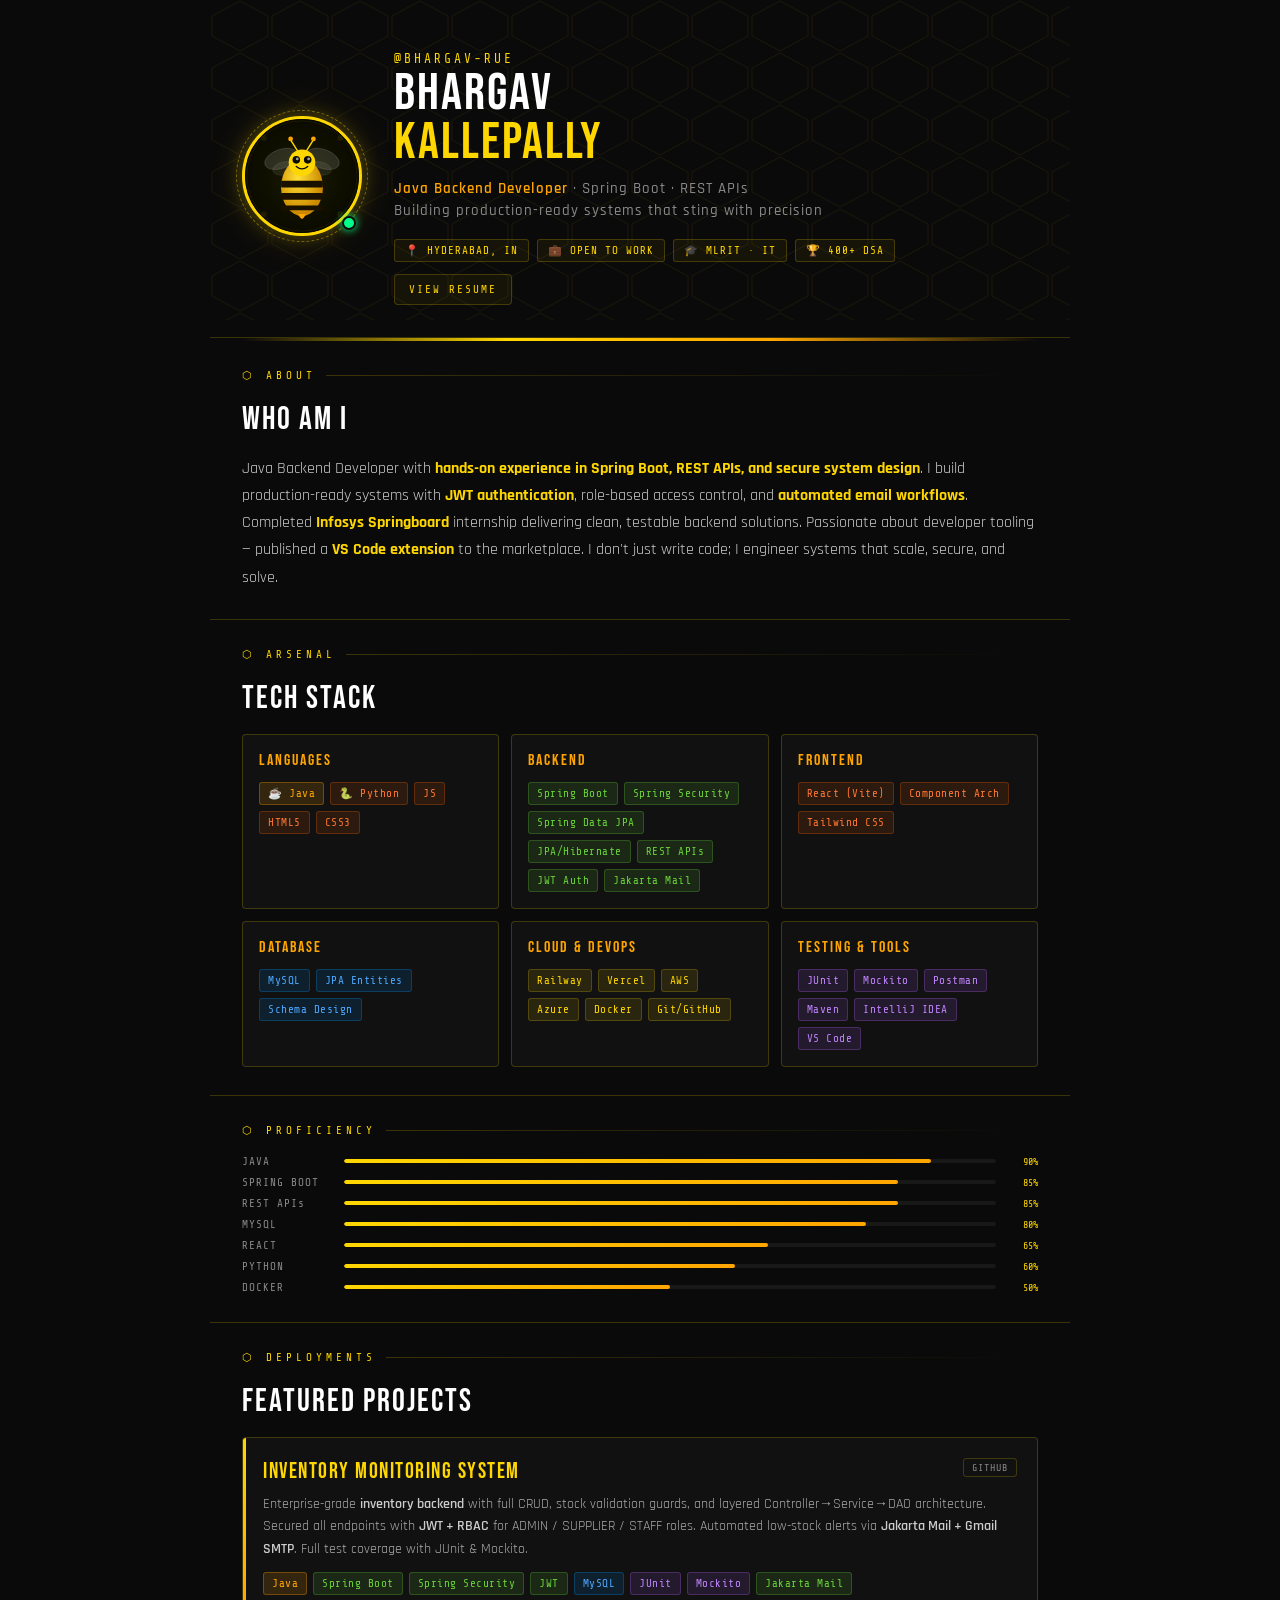
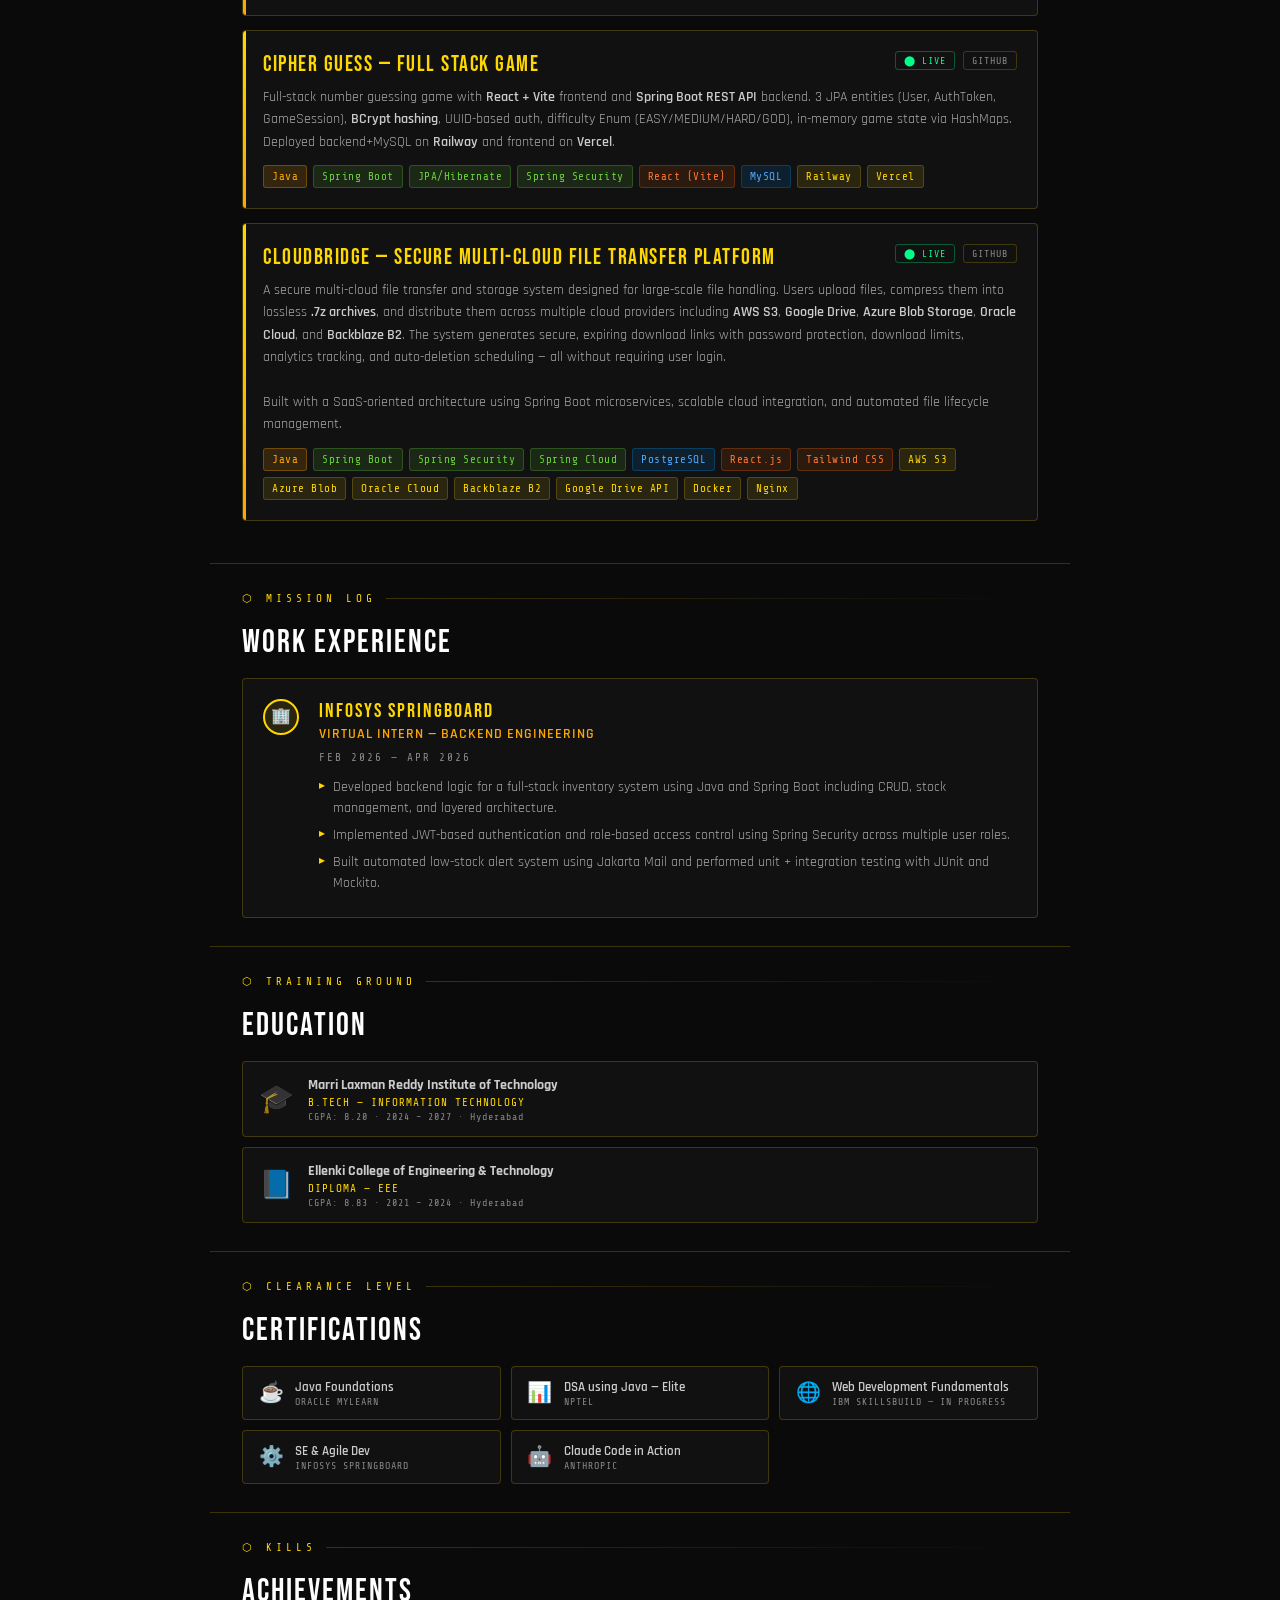
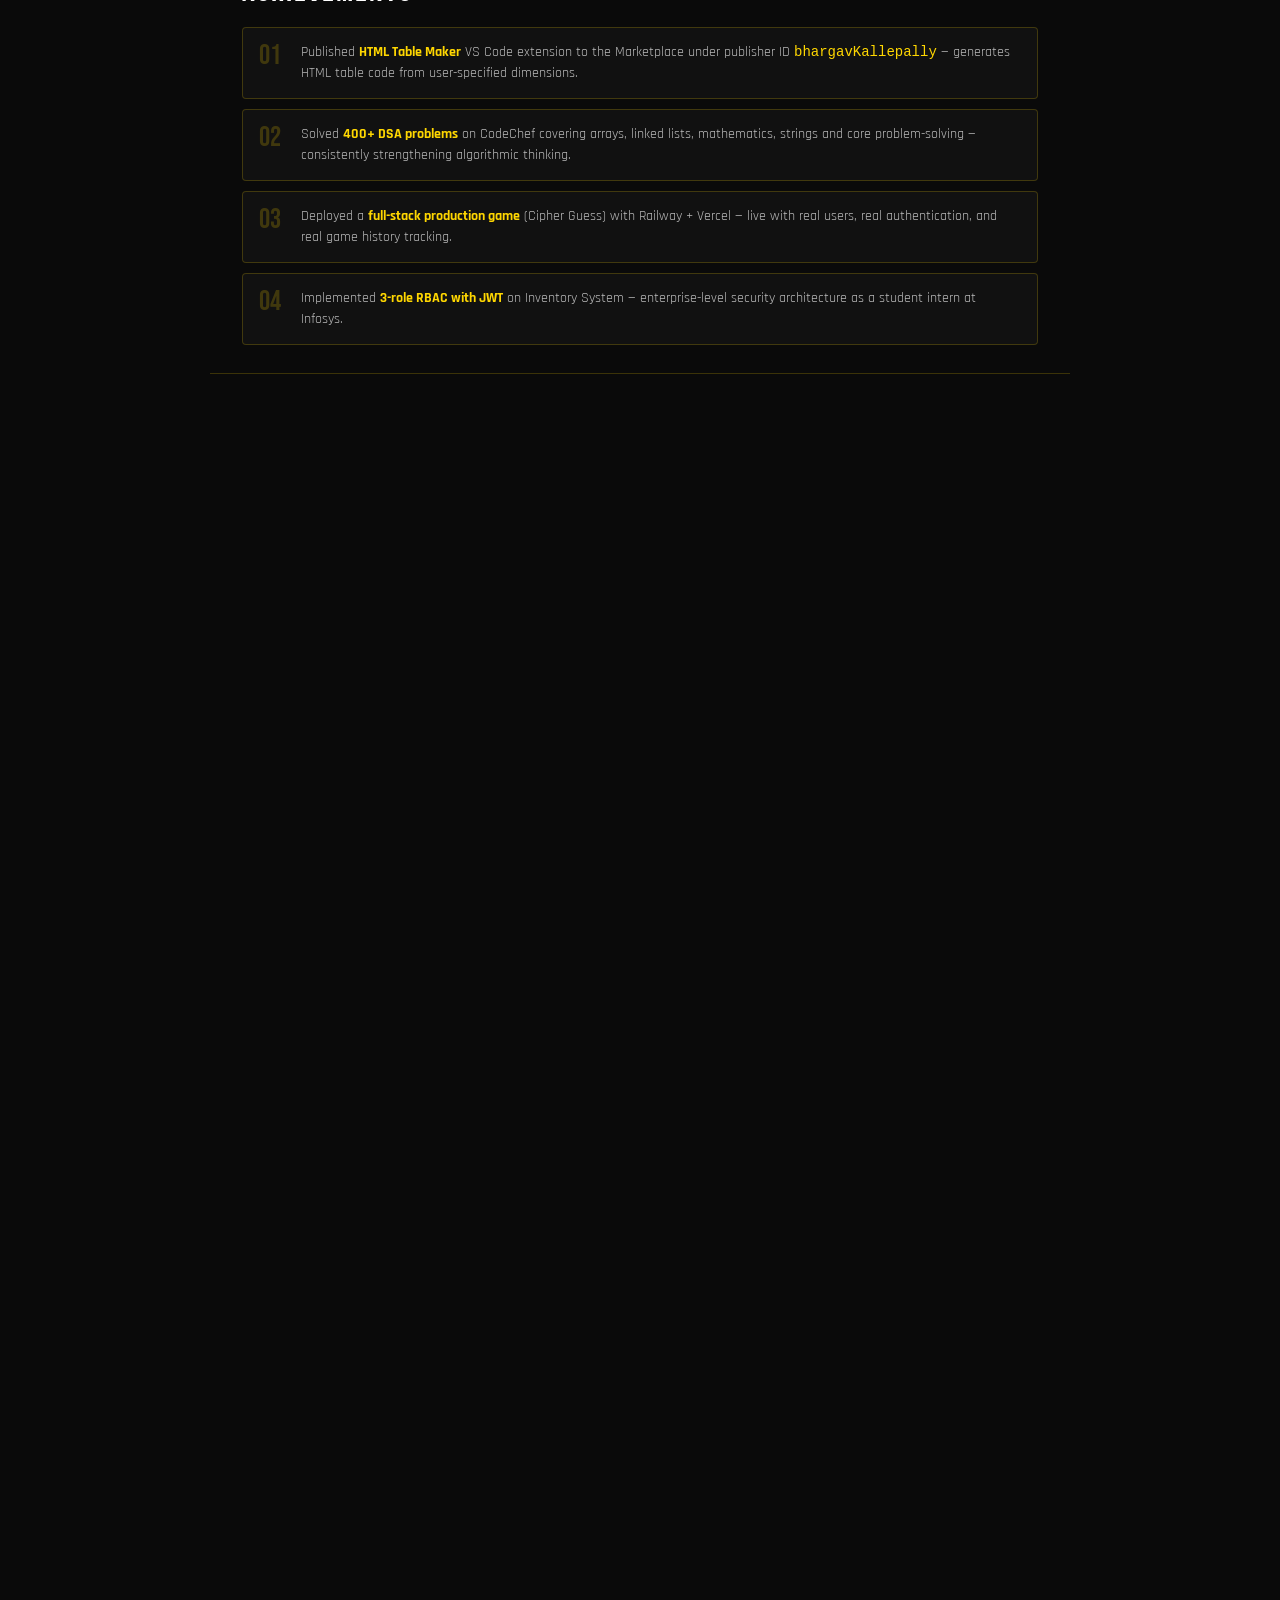
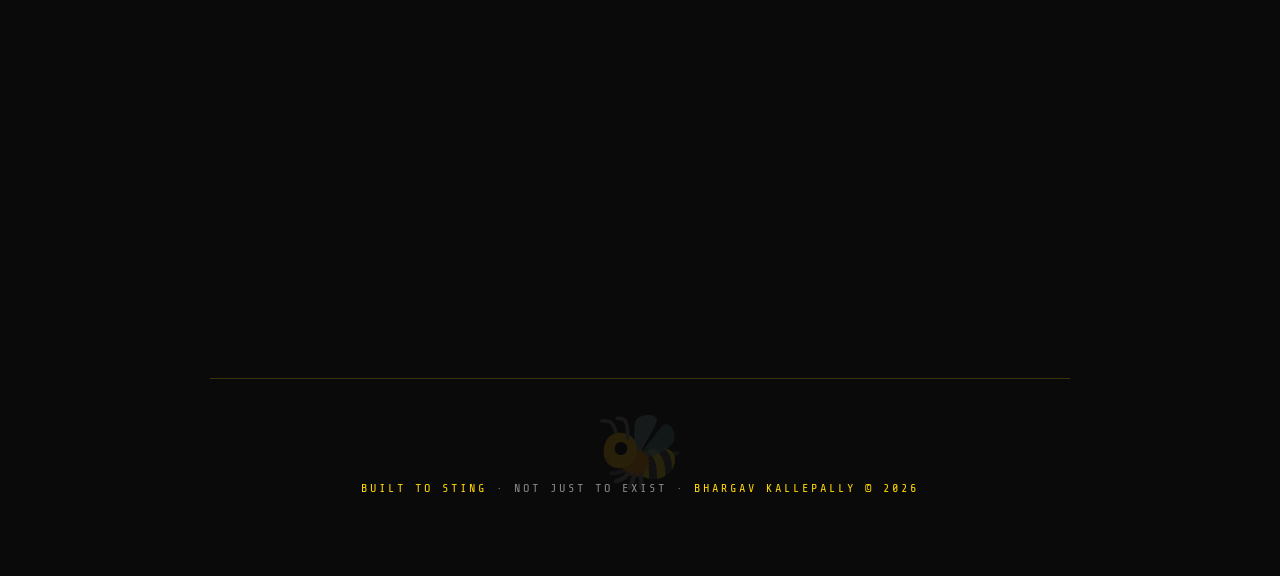
<file: index.html>
<!DOCTYPE html>
<html>

<head>
  <title>Bhargav // Hive</title>
  <link rel="stylesheet" href="style.css">
  <link rel="icon" type="image/png" href="files/bee-icon.png">
</head>

<body>

  <!-- Top button -->
  <button id="topBtn">↑</button>

  <div class="readme">
    <div class="hex-bg"></div>

    <!-- HEADER -->
    <div class="header">
      <!-- Animated bee avatar -->
      <div class="avatar-wrap">
        <div class="bee-ring"></div>
        <div class="bee-svg-wrap">
          <svg viewBox="0 0 120 120" xmlns="http://www.w3.org/2000/svg">
            <defs>
              <radialGradient id="bgGrad" cx="50%" cy="50%" r="50%">
                <stop offset="0%" stop-color="#1a1a00" />
                <stop offset="100%" stop-color="#0a0a00" />
              </radialGradient>
              <radialGradient id="bodyGrad" cx="40%" cy="35%" r="60%">
                <stop offset="0%" stop-color="#FFE033" />
                <stop offset="100%" stop-color="#CC8800" />
              </radialGradient>
            </defs>
            <circle cx="60" cy="60" r="60" fill="url(#bgGrad)" />
            <!-- Honeycomb dots bg -->
            <circle cx="20" cy="20" r="3" fill="rgba(255,215,0,0.08)" />
            <circle cx="100" cy="20" r="3" fill="rgba(255,215,0,0.08)" />
            <circle cx="20" cy="100" r="3" fill="rgba(255,215,0,0.08)" />
            <circle cx="100" cy="100" r="3" fill="rgba(255,215,0,0.08)" />
            <!-- Wings -->
            <ellipse cx="38" cy="42" rx="18" ry="10" fill="rgba(255,255,255,0.12)" stroke="rgba(255,255,255,0.25)"
              stroke-width="0.5" transform="rotate(-20,38,42)" />
            <ellipse cx="82" cy="42" rx="18" ry="10" fill="rgba(255,255,255,0.12)" stroke="rgba(255,255,255,0.25)"
              stroke-width="0.5" transform="rotate(20,82,42)" />
            <ellipse cx="42" cy="52" rx="13" ry="7" fill="rgba(255,255,255,0.07)" stroke="rgba(255,255,255,0.15)"
              stroke-width="0.5" transform="rotate(-10,42,52)" />
            <ellipse cx="78" cy="52" rx="13" ry="7" fill="rgba(255,255,255,0.07)" stroke="rgba(255,255,255,0.15)"
              stroke-width="0.5" transform="rotate(10,78,52)" />
            <!-- Body -->
            <ellipse cx="60" cy="72" rx="22" ry="30" fill="url(#bodyGrad)" />
            <!-- Stripes -->
            <rect x="38" y="65" width="44" height="7" fill="#1a1000" rx="1" />
            <rect x="38" y="78" width="44" height="7" fill="#1a1000" rx="1" />
            <rect x="38" y="91" width="44" height="5" fill="#1a1000" rx="1" />
            <!-- Clip the stripes to body shape -->
            <!-- Head -->
            <circle cx="60" cy="46" r="14" fill="#FFD700" />
            <!-- Eyes -->
            <circle cx="54" cy="43" r="4" fill="#0a0a00" />
            <circle cx="66" cy="43" r="4" fill="#0a0a00" />
            <circle cx="55" cy="42" r="1.5" fill="rgba(255,255,255,0.6)" />
            <circle cx="67" cy="42" r="1.5" fill="rgba(255,255,255,0.6)" />
            <!-- Smile -->
            <path d="M54 50 Q60 55 66 50" fill="none" stroke="#0a0a00" stroke-width="1.5" stroke-linecap="round" />
            <!-- Antennae -->
            <line x1="55" y1="33" x2="48" y2="22" stroke="#FFD700" stroke-width="1.5" stroke-linecap="round" />
            <line x1="65" y1="33" x2="72" y2="22" stroke="#FFD700" stroke-width="1.5" stroke-linecap="round" />
            <circle cx="48" cy="21" r="2.5" fill="#FFA500" />
            <circle cx="72" cy="21" r="2.5" fill="#FFA500" />
            <!-- Stinger -->
            <path d="M56 100 Q60 110 64 100" fill="#FFA500" />
            <!-- Glow ring -->
            <circle cx="60" cy="60" r="58" fill="none" stroke="rgba(255,215,0,0.08)" stroke-width="1" />
          </svg>
        </div>
        <div class="status-dot" title="Open to work"></div>
      </div>

      <div class="header-text">
        <a href="https://github.com/BHARGAV-RUE" target="_blank" class="handle">
          @BHARGAV-RUE
        </a>
        <div class="name">BHARGAV<br><span>KALLEPALLY</span></div>
        <div class="tagline">
          <strong>Java Backend Developer</strong> · Spring Boot · REST APIs<br>
          Building production-ready systems that sting with precision
        </div>
        <div class="header-pills">
          <span class="pill">📍 HYDERABAD, IN</span>
          <span class="pill">💼 OPEN TO WORK</span>
          <span class="pill">🎓 MLRIT · IT</span>
          <span class="pill">🏆 400+ DSA</span>
        </div>
        <!-- RESUME BUTTON HERE -->
        <a href="files/Resume.pdf" target="_blank" class="resume-btn">
          VIEW RESUME
        </a>
      </div>

    </div>

    <div class="stripe"></div>


    <!-- ABOUT -->
    <div class="section">
      <div class="sec-label">⬡ ABOUT</div>
      <div class="sec-title">WHO AM I</div>
      <p class="about-text">
        Java Backend Developer with <strong>hands-on experience in Spring Boot, REST APIs, and secure system
          design</strong>. I build production-ready systems with <strong>JWT authentication</strong>, role-based access
        control, and <strong>automated email workflows</strong>. Completed <strong>Infosys Springboard</strong>
        internship delivering clean, testable backend solutions. Passionate about developer tooling — published a
        <strong>VS Code extension</strong> to the marketplace. I don't just write code; I engineer systems that scale,
        secure, and solve.
      </p>
    </div>

    <!-- TECH STACK -->
    <div class="section">
      <div class="sec-label">⬡ ARSENAL</div>
      <div class="sec-title">TECH STACK</div>
      <div class="stack-grid">

        <div class="stack-group">
          <div class="stack-group-name">LANGUAGES</div>
          <div class="badge-row">
            <span class="badge badge-java">☕ Java</span>
            <span class="badge badge-web">🐍 Python</span>
            <span class="badge badge-web">JS</span>
            <span class="badge badge-web">HTML5</span>
            <span class="badge badge-web">CSS3</span>
          </div>
        </div>

        <div class="stack-group">
          <div class="stack-group-name">BACKEND</div>
          <div class="badge-row">
            <span class="badge badge-spring">Spring Boot</span>
            <span class="badge badge-spring">Spring Security</span>
            <span class="badge badge-spring">Spring Data JPA</span>
            <span class="badge badge-spring">JPA/Hibernate</span>
            <span class="badge badge-spring">REST APIs</span>
            <span class="badge badge-spring">JWT Auth</span>
            <span class="badge badge-spring">Jakarta Mail</span>
          </div>
        </div>

        <div class="stack-group">
          <div class="stack-group-name">FRONTEND</div>
          <div class="badge-row">
            <span class="badge badge-web">React (Vite)</span>
            <span class="badge badge-web">Component Arch</span>
            <span class="badge badge-web">Tailwind CSS</span>
          </div>
        </div>

        <div class="stack-group">
          <div class="stack-group-name">DATABASE</div>
          <div class="badge-row">
            <span class="badge badge-db">MySQL</span>
            <span class="badge badge-db">JPA Entities</span>
            <span class="badge badge-db">Schema Design</span>
          </div>
        </div>

        <div class="stack-group">
          <div class="stack-group-name">CLOUD & DEVOPS</div>
          <div class="badge-row">
            <span class="badge badge-cloud">Railway</span>
            <span class="badge badge-cloud">Vercel</span>
            <span class="badge badge-cloud">AWS</span>
            <span class="badge badge-cloud">Azure</span>
            <span class="badge badge-cloud">Docker</span>
            <span class="badge badge-cloud">Git/GitHub</span>
          </div>
        </div>

        <div class="stack-group">
          <div class="stack-group-name">TESTING & TOOLS</div>
          <div class="badge-row">
            <span class="badge badge-tool">JUnit</span>
            <span class="badge badge-tool">Mockito</span>
            <span class="badge badge-tool">Postman</span>
            <span class="badge badge-tool">Maven</span>
            <span class="badge badge-tool">IntelliJ IDEA</span>
            <span class="badge badge-tool">VS Code</span>
          </div>
        </div>
      </div>
    </div>

    <!-- SKILL BARS -->
    <div class="section">
      <div class="sec-label">⬡ PROFICIENCY</div>
      <div class="skill-bars">
        <div class="skill-row">
          <div class="skill-name">JAVA</div>
          <div class="skill-bar-bg">
            <div class="skill-bar-fill" style="width:90%"></div>
          </div>
          <div class="skill-pct">90%</div>
        </div>
        <div class="skill-row">
          <div class="skill-name">SPRING BOOT</div>
          <div class="skill-bar-bg">
            <div class="skill-bar-fill" style="width:85%"></div>
          </div>
          <div class="skill-pct">85%</div>
        </div>
        <div class="skill-row">
          <div class="skill-name">REST APIs</div>
          <div class="skill-bar-bg">
            <div class="skill-bar-fill" style="width:85%"></div>
          </div>
          <div class="skill-pct">85%</div>
        </div>
        <div class="skill-row">
          <div class="skill-name">MYSQL</div>
          <div class="skill-bar-bg">
            <div class="skill-bar-fill" style="width:80%"></div>
          </div>
          <div class="skill-pct">80%</div>
        </div>
        <div class="skill-row">
          <div class="skill-name">REACT</div>
          <div class="skill-bar-bg">
            <div class="skill-bar-fill" style="width:65%"></div>
          </div>
          <div class="skill-pct">65%</div>
        </div>
        <div class="skill-row">
          <div class="skill-name">PYTHON</div>
          <div class="skill-bar-bg">
            <div class="skill-bar-fill" style="width:60%"></div>
          </div>
          <div class="skill-pct">60%</div>
        </div>
        <div class="skill-row">
          <div class="skill-name">DOCKER</div>
          <div class="skill-bar-bg">
            <div class="skill-bar-fill" style="width:50%"></div>
          </div>
          <div class="skill-pct">50%</div>
        </div>
      </div>
    </div>

    <!-- PROJECTS -->
    <div class="section">
      <div class="sec-label">⬡ DEPLOYMENTS</div>
      <div class="sec-title">FEATURED PROJECTS</div>

      <div class="project-card">
        <div class="proj-top">
          <div class="proj-name">INVENTORY MONITORING SYSTEM</div>
          <div class="proj-links">
            <a href="https://github.com/BHARGAV-RUE/Inventory-Monitoring-and-Reporting-System" target="_blank"
              class="proj-link">
              GITHUB
            </a>
          </div>
        </div>
        <div class="proj-desc">
          Enterprise-grade <strong>inventory backend</strong> with full CRUD, stock validation guards, and layered
          Controller→Service→DAO architecture. Secured all endpoints with <strong>JWT + RBAC</strong> for ADMIN /
          SUPPLIER / STAFF roles. Automated low-stock alerts via <strong>Jakarta Mail + Gmail SMTP</strong>. Full test
          coverage with JUnit & Mockito.
        </div>
        <div class="proj-badges">
          <span class="badge badge-java">Java</span>
          <span class="badge badge-spring">Spring Boot</span>
          <span class="badge badge-spring">Spring Security</span>
          <span class="badge badge-spring">JWT</span>
          <span class="badge badge-db">MySQL</span>
          <span class="badge badge-tool">JUnit</span>
          <span class="badge badge-tool">Mockito</span>
          <span class="badge badge-spring">Jakarta Mail</span>
        </div>
      </div>

      <div class="project-card">
        <div class="proj-top">
          <div class="proj-name">CIPHER GUESS — FULL STACK GAME</div>

          <div class="proj-links">
            <a href="https://cipherguess.vercel.app/" target="_blank" class="proj-link live">
              ⬤ LIVE
            </a>

            <a href="https://github.com/BHARGAV-RUE/cipher-guess" target="_blank" class="proj-link">
              GITHUB
            </a>
          </div>
        </div>

        <div class="proj-desc">
          Full-stack number guessing game with <strong>React + Vite</strong> frontend and <strong>Spring Boot REST
            API</strong> backend. 3 JPA entities (User, AuthToken, GameSession), <strong>BCrypt hashing</strong>,
          UUID-based auth, difficulty Enum (EASY/MEDIUM/HARD/GOD), in-memory game state via HashMaps. Deployed
          backend+MySQL on <strong>Railway</strong> and frontend on <strong>Vercel</strong>.
        </div>

        <div class="proj-badges">
          <span class="badge badge-java">Java</span>
          <span class="badge badge-spring">Spring Boot</span>
          <span class="badge badge-spring">JPA/Hibernate</span>
          <span class="badge badge-spring">Spring Security</span>
          <span class="badge badge-web">React (Vite)</span>
          <span class="badge badge-db">MySQL</span>
          <span class="badge badge-cloud">Railway</span>
          <span class="badge badge-cloud">Vercel</span>
        </div>
      </div>

      <div class="project-card">
        <div class="proj-top">
          <div class="proj-name">CLOUDBRIDGE — SECURE MULTI-CLOUD FILE TRANSFER PLATFORM</div>

          <div class="proj-links">
            <a href="#" target="_blank" class="proj-link live">
              ⬤ LIVE
            </a>

            <a href="https://github.com/BHARGAV-RUE/cloudBridge" target="_blank" class="proj-link">
              GITHUB
            </a>
          </div>
        </div>

        <div class="proj-desc">
          A secure multi-cloud file transfer and storage system designed for large-scale file handling.
          Users upload files, compress them into lossless <strong>.7z archives</strong>, and distribute them
          across multiple cloud providers including <strong>AWS S3</strong>, <strong>Google Drive</strong>,
          <strong>Azure Blob Storage</strong>, <strong>Oracle Cloud</strong>, and <strong>Backblaze B2</strong>.
          The system generates secure, expiring download links with password protection, download limits,
          analytics tracking, and auto-deletion scheduling — all without requiring user login.
          <br><br>
          Built with a SaaS-oriented architecture using Spring Boot microservices, scalable cloud integration,
          and automated file lifecycle management.
        </div>

        <div class="proj-badges">
          <span class="badge badge-java">Java</span>
          <span class="badge badge-spring">Spring Boot</span>
          <span class="badge badge-spring">Spring Security</span>
          <span class="badge badge-spring">Spring Cloud</span>
          <span class="badge badge-db">PostgreSQL</span>
          <span class="badge badge-web">React.js</span>
          <span class="badge badge-web">Tailwind CSS</span>
          <span class="badge badge-cloud">AWS S3</span>
          <span class="badge badge-cloud">Azure Blob</span>
          <span class="badge badge-cloud">Oracle Cloud</span>
          <span class="badge badge-cloud">Backblaze B2</span>
          <span class="badge badge-cloud">Google Drive API</span>
          <span class="badge badge-cloud">Docker</span>
          <span class="badge badge-cloud">Nginx</span>
        </div>
      </div>

    </div>

    <!-- EXPERIENCE -->
    <div class="section">
      <div class="sec-label">⬡ MISSION LOG</div>
      <div class="sec-title">WORK EXPERIENCE</div>
      <div class="exp-card">
        <div class="exp-dot">🏢</div>
        <div class="exp-body">
          <div class="exp-company">INFOSYS SPRINGBOARD</div>
          <div class="exp-role">VIRTUAL INTERN — BACKEND ENGINEERING</div>
          <div class="exp-date">FEB 2026 — APR 2026</div>
          <ul class="exp-points">
            <li>Developed backend logic for a full-stack inventory system using Java and Spring Boot including CRUD,
              stock management, and layered architecture.</li>
            <li>Implemented JWT-based authentication and role-based access control using Spring Security across multiple
              user roles.</li>
            <li>Built automated low-stock alert system using Jakarta Mail and performed unit + integration testing with
              JUnit and Mockito.</li>
          </ul>
        </div>
      </div>
    </div>

    <!-- EDUCATION -->
    <div class="section">
      <div class="sec-label">⬡ TRAINING GROUND</div>
      <div class="sec-title">EDUCATION</div>
      <div class="edu-grid">
        <div class="edu-card">
          <div class="edu-icon">🎓</div>
          <div>
            <div class="edu-name">Marri Laxman Reddy Institute of Technology</div>
            <div class="edu-deg">B.TECH — INFORMATION TECHNOLOGY</div>
            <div class="edu-cgpa">CGPA: 8.20 · 2024 – 2027 · Hyderabad</div>
          </div>
        </div>
        <div class="edu-card">
          <div class="edu-icon">📘</div>
          <div>
            <div class="edu-name">Ellenki College of Engineering & Technology</div>
            <div class="edu-deg">DIPLOMA — EEE</div>
            <div class="edu-cgpa">CGPA: 8.83 · 2021 – 2024 · Hyderabad</div>
          </div>
        </div>
      </div>
    </div>

    <!-- CERTIFICATIONS -->
    <div class="section">
      <div class="sec-label">⬡ CLEARANCE LEVEL</div>
      <div class="sec-title">CERTIFICATIONS</div>
      <div class="cert-grid">
        <div class="cert-card">
          <div class="cert-icon">☕</div>
          <div>
            <div class="cert-name">Java Foundations</div>
            <div class="cert-issuer">
              <a href="https://www.linkedin.com/posts/bhargav-kallepally-816504241_oracle-java-foundations-training-and-assessment-activity-7441144294415134720-DfWC?utm_source=share&utm_medium=member_desktop&rcm=ACoAADwNq5IBGyS10aoGae6OvYfCykSlUJBf2MA"
                target="_blank" style="color: inherit; text-decoration: none;">
                ORACLE MYLEARN
              </a>
            </div>
          </div>
        </div>
        <div class="cert-card">
          <div class="cert-icon">📊</div>
          <div>
            <div class="cert-name">DSA using Java — Elite</div>
            <div class="cert-issuer">
              <a href="files/NPTEL certificate.jpeg" target="_blank" style="color: inherit; text-decoration: none;">
                NPTEL
              </a>
            </div>
          </div>
        </div>
        <div class="cert-card">
          <div class="cert-icon">🌐</div>
          <div>
            <div class="cert-name">Web Development Fundamentals</div>
            <div class="cert-issuer">
              <a href="https://www.credly.com/badges/78ab4384-6c6a-4e05-a9c4-33912fc4df4b/public_url" target="_blank"
                style="color: inherit; text-decoration: none;">
                IBM SKILLSBUILD — IN PROGRESS
              </a>
            </div>
          </div>
        </div>
        <div class="cert-card">
          <div class="cert-icon">⚙️</div>
          <div>
            <div class="cert-name">SE & Agile Dev</div>
            <div class="cert-issuer">
              <a href="files/Software Engineering and Agile software development.pdf" target="_blank"
                style="color: inherit; text-decoration: none;">
                INFOSYS SPRINGBOARD
              </a>
            </div>
          </div>
        </div>
        <div class="cert-card">
          <div class="cert-icon">🤖</div>
          <div>
            <div class="cert-name">Claude Code in Action</div>
            <div class="cert-issuer">ANTHROPIC</div>
          </div>
        </div>
      </div>
    </div>

    <!-- ACHIEVEMENTS -->
    <div class="section">
      <div class="sec-label">⬡ KILLS</div>
      <div class="sec-title">ACHIEVEMENTS</div>
      <div class="ach-grid">
        <div class="ach-item">
          <div class="ach-num">01</div>
          <div class="ach-text">
            Published <strong>HTML Table Maker</strong> VS Code extension to the Marketplace under publisher ID <code
              style="color:var(--primary)">bhargavKallepally</code> — generates HTML table code from user-specified
            dimensions.
          </div>
        </div>
        <div class="ach-item">
          <div class="ach-num">02</div>
          <div class="ach-text">
            Solved <strong>400+ DSA problems</strong> on CodeChef covering arrays, linked lists, mathematics, strings
            and core problem-solving — consistently strengthening algorithmic thinking.
          </div>
        </div>
        <div class="ach-item">
          <div class="ach-num">03</div>
          <div class="ach-text">
            Deployed a <strong>full-stack production game</strong> (Cipher Guess) with Railway + Vercel — live with real
            users, real authentication, and real game history tracking.
          </div>
        </div>
        <div class="ach-item">
          <div class="ach-num">04</div>
          <div class="ach-text">
            Implemented <strong>3-role RBAC with JWT</strong> on Inventory System — enterprise-level security
            architecture as a student intern at Infosys.
          </div>
        </div>
      </div>
    </div>

    <!-- SIDE QUESTS -->
    <div class="section">
      <div class="sec-label">⬡ SIDE QUESTS</div>
      <div class="sec-title">OTHER PROJECTS</div>

      <div class="project-card">
        <div class="proj-top">
          <div class="proj-name">MAPIFY — VS CODE EXTENSION</div>

          <div class="proj-links">
            <a href="https://marketplace.visualstudio.com/items?itemName=bhargavKallepally.mapify" target="_blank"
              class="proj-link live">
              ⬤ LIVE
            </a>

            <a href="https://github.com/BHARGAV-RUE/Mapify" target="_blank" class="proj-link">
              GITHUB
            </a>
          </div>
        </div>

        <div class="proj-desc">
          Mapify is a VS Code extension that converts complex project structures into
          readable, architecture-aware visual maps. Instead of raw folder trees, it
          interprets codebases using semantic understanding of common software
          architectures and presents them as structured, human-readable maps.
          <br><br>
          It helps developers quickly understand large projects by transforming
          directory structures into meaningful system-level overviews.
        </div>

        <div class="proj-badges">
          <span class="badge badge-web">JavaScript</span>
          <span class="badge badge-tool">VS Code Extension</span>
          <span class="badge badge-tool">Codebase Visualization</span>
          <span class="badge badge-tool">Architecture Mapping</span>
          <span class="badge badge-web">Node.js</span>
          <span class="badge badge-tool">CLI Tooling</span>
        </div>
      </div>


      <!-- HTML TABLE MAKER -->
      <div class="project-card">
        <div class="proj-top">
          <div class="proj-name">HTML TABLE MAKER — VS CODE EXTENSION</div>

          <div class="proj-links">
            <a href="https://marketplace.visualstudio.com/items?itemName=bhargavKallepally.html-table-maker"
              target="_blank" class="proj-link live">
              ⬤ LIVE
            </a>

            <a href="https://github.com/BHARGAV-RUE/HTML-Table-Maker" target="_blank" class="proj-link">
              GITHUB
            </a>
          </div>
        </div>

        <div class="proj-desc">
          HTML Table Maker is a VS Code extension that generates HTML tables instantly
          from user-defined dimensions. It removes repetitive manual markup and speeds up
          UI prototyping by converting simple inputs into structured, ready-to-use table code.
          <br><br>
          Designed for developers who want rapid HTML scaffolding without breaking flow.
        </div>

        <div class="proj-badges">
          <span class="badge badge-web">JavaScript</span>
          <span class="badge badge-tool">VS Code Extension</span>
          <span class="badge badge-web">HTML</span>
          <span class="badge badge-tool">Productivity Tool</span>
          <span class="badge badge-tool">Code Generator</span>
        </div>
      </div>

      <!-- SUCCESS SOUND -->
      <div class="project-card">
        <div class="proj-top">
          <div class="proj-name">SUCCESS SOUND — VS CODE EXTENSION</div>

          <div class="proj-links">
            <a href="https://marketplace.visualstudio.com/items?itemName=bhargavKallepally.success-sound"
              target="_blank" class="proj-link live">
              ⬤ LIVE
            </a>

            <a href="https://github.com/BHARGAV-RUE/Success-Sound.git" target="_blank" class="proj-link">
              GITHUB
            </a>
          </div>
        </div>

        <div class="proj-desc">
          Success Sound is a VS Code extension that plays an audio cue whenever your program executes successfully.
          It transforms silent builds into audible feedback — reinforcing progress and making every successful run
          feel like a win worth celebrating.
          <br><br>
          Built for developers who believe even small victories should be heard.
        </div>

        <div class="proj-badges">
          <span class="badge badge-web">JavaScript</span>
          <span class="badge badge-tool">VS Code Extension</span>
          <span class="badge badge-tool">Developer Experience</span>
          <span class="badge badge-tool">Productivity Tool</span>
          <span class="badge badge-tool">UX Feedback</span>
        </div>
      </div>
    </div>

    <!-- Communication -->
    <div class="section">
      <div class="sec-label">⬡ COMMUNICATION</div>
      <div class="sec-title">MESSAGE ME</div>

      <form id="contactForm">

        <div class="input-group">
          <label>NAME</label>
          <input type="text" id="name" required>
        </div>

        <div class="input-group">
          <label>EMAIL</label>
          <input type="email" id="email" required>
        </div>

        <div class="input-group">
          <label>MESSAGE</label>
          <textarea id="message" required></textarea>
        </div>

        <button type="submit">SEND MESSAGE 🐝</button>

      </form>

      <p id="status"></p>
    </div>

    <!-- CONTACT -->
    <div class="section" style="border-bottom:none;">
      <div class="sec-label">⬡ SIGNAL</div>
      <div class="sec-title">GET IN TOUCH</div>
      <div class="contact-row">

        <a class="contact-btn" href="https://mail.google.com/mail/?view=cm&fs=1&to=bhargavkallepally9@gmail.com"
          target="_blank">
          <svg viewBox="0 0 24 24">
            <path
              d="M20 4H4c-1.1 0-2 .9-2 2v12c0 1.1.9 2 2 2h16c1.1 0 2-.9 2-2V6c0-1.1-.9-2-2-2zm0 4l-8 5-8-5V6l8 5 8-5v2z" />
          </svg>
          bhargavkallepally9@gmail.com
        </a>

        <a class="contact-btn" href="https://github.com/BHARGAV-RUE" target="_blank">
          <svg viewBox="0 0 24 24">
            <path fill="currentColor"
              d="M12 .5C5.65.5.5 5.65.5 12a11.5 11.5 0 008 10.95c.6.1.82-.26.82-.58v-2.04c-3.26.7-3.95-1.57-3.95-1.57-.53-1.35-1.3-1.7-1.3-1.7-1.07-.73.08-.72.08-.72 1.18.08 1.8 1.22 1.8 1.22 1.05 1.8 2.75 1.28 3.42.98.1-.77.4-1.28.73-1.58-2.6-.3-5.34-1.3-5.34-5.8 0-1.28.45-2.32 1.2-3.14-.12-.3-.52-1.52.12-3.18 0 0 .98-.31 3.2 1.2a11.2 11.2 0 015.82 0c2.22-1.5 3.2-1.2 3.2-1.2.64 1.66.24 2.88.12 3.18.75.82 1.2 1.86 1.2 3.14 0 4.5-2.75 5.5-5.36 5.8.42.36.8 1.07.8 2.15v3.18c0 .32.22.69.83.57A11.5 11.5 0 0023.5 12C23.5 5.65 18.35.5 12 .5z" />
          </svg>
          GITHUB · BHARGAV-RUE
        </a>

        <a class="contact-btn" href="https://www.linkedin.com/in/bhargav-kallepally-816504241/" target="_blank">
          <svg viewBox="0 0 24 24">
            <path fill="currentColor"
              d="M19 3A2 2 0 0121 5V19A2 2 0 0119 21H5A2 2 0 013 19V5A2 2 0 015 3H19M8.34 17V10.67H6.26V17H8.34M7.3 9.73C7.97 9.73 8.5 9.2 8.5 8.53C8.5 7.86 7.97 7.33 7.3 7.33C6.63 7.33 6.1 7.86 6.1 8.53C6.1 9.2 6.63 9.73 7.3 9.73M17 17V13.5C17 11.62 16 10.5 14.25 10.5C13.3 10.5 12.72 11.03 12.45 11.53V10.67H10.37V17H12.45V13.57C12.45 12.67 13.03 12.13 13.83 12.13C14.63 12.13 14.92 12.67 14.92 13.57V17H17Z" />
          </svg>
          LINKEDIN
        </a>

        <a class="contact-btn" href="tel:+916304259310">
          <svg viewBox="0 0 24 24">
            <path fill="currentColor"
              d="M6.62 10.79C8.06 13.62 10.38 15.94 13.21 17.38L15.41 15.18C15.69 14.9 16.08 14.82 16.43 14.93C17.55 15.3 18.75 15.5 20 15.5C20.55 15.5 21 15.95 21 16.5V20C21 20.55 20.55 21 20 21C10.61 21 3 13.39 3 4C3 3.45 3.45 3 4 3H7.5C8.05 3 8.5 3.45 8.5 4C8.5 5.25 8.7 6.45 9.07 7.57C9.18 7.92 9.1 8.31 8.82 8.59L6.62 10.79Z" />
          </svg>
          +91 6304259310
        </a>

      </div>
    </div>

    <!-- FOOTER -->
    <div class="footer">
      <span class="footer-bee">🐝</span>
      <div class="footer-quote">
        <span>BUILT TO STING</span> · NOT JUST TO EXIST · <span>BHARGAV KALLEPALLY © 2026</span>
      </div>
    </div>

  </div>
  <script src="lazy.js"></script>
  <script src="top.js"></script>
  <script src="contact.js"></script>
</body>

</html>
</file>
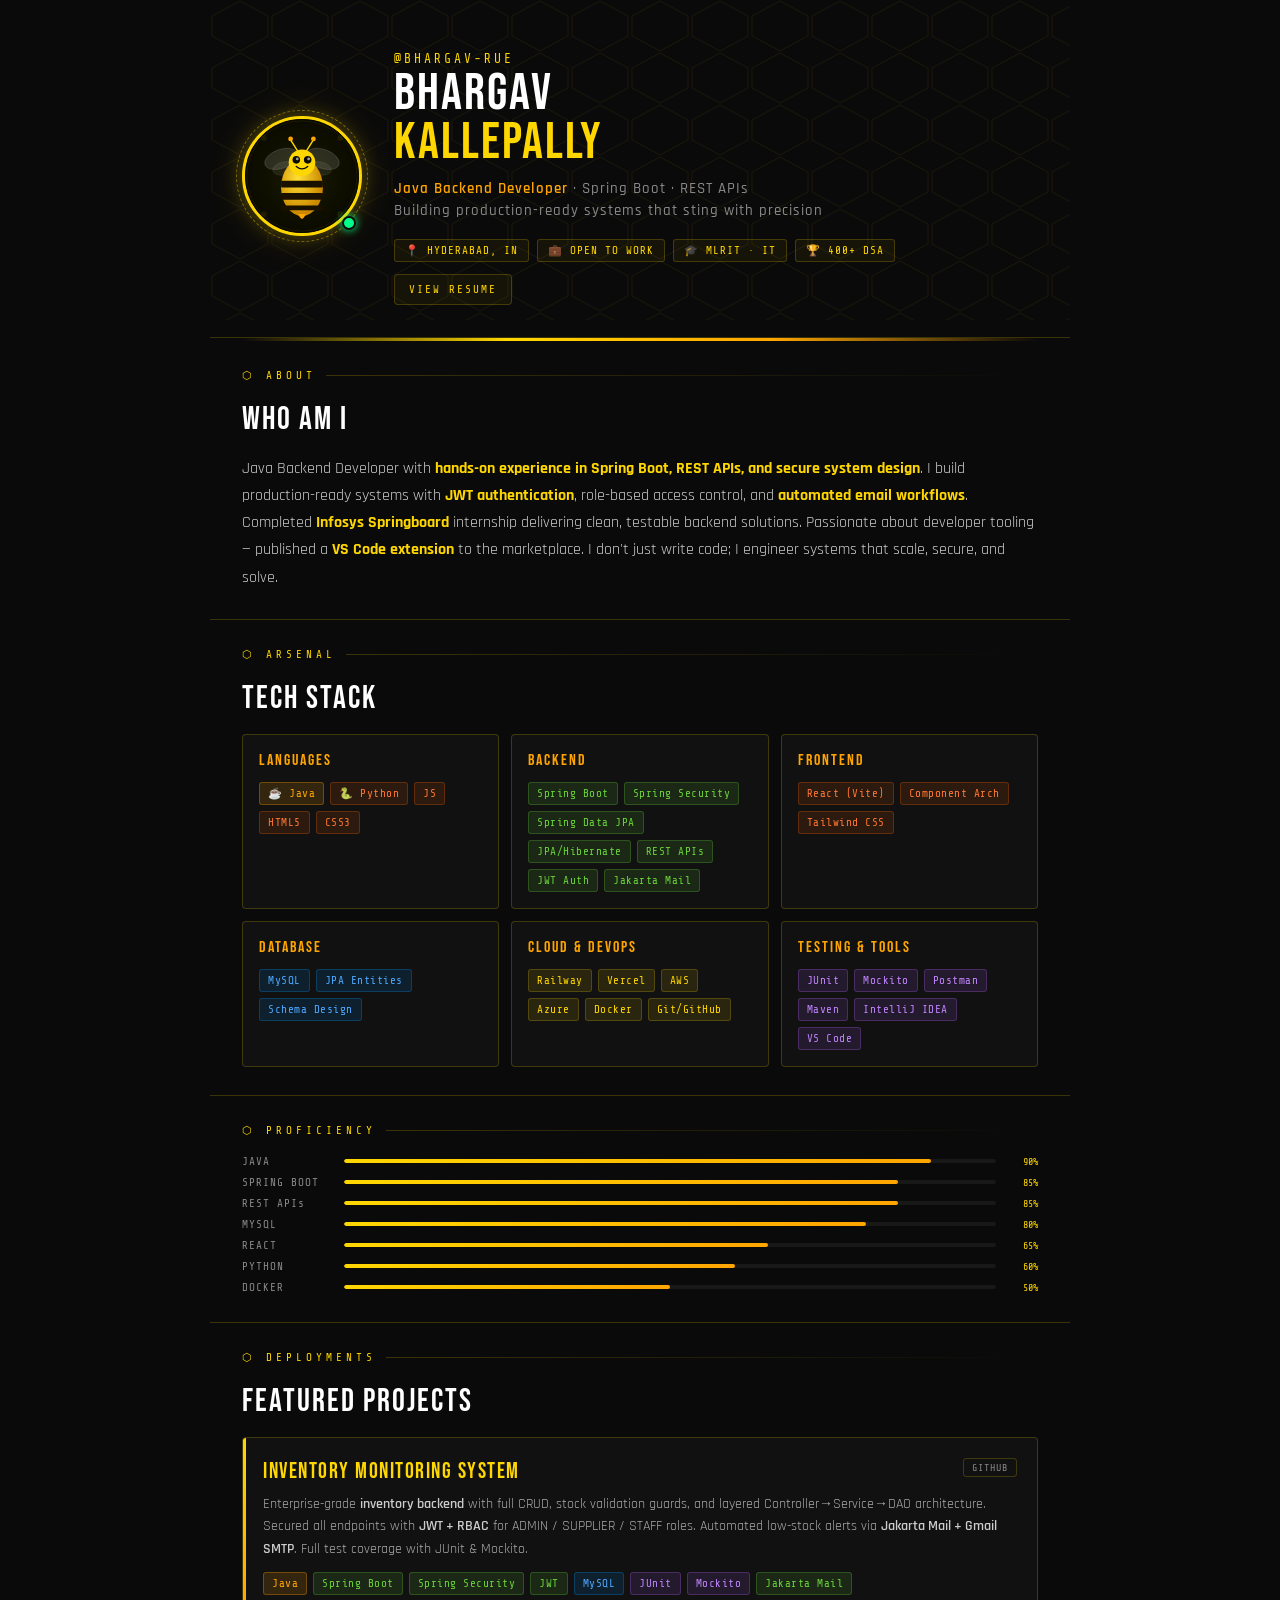
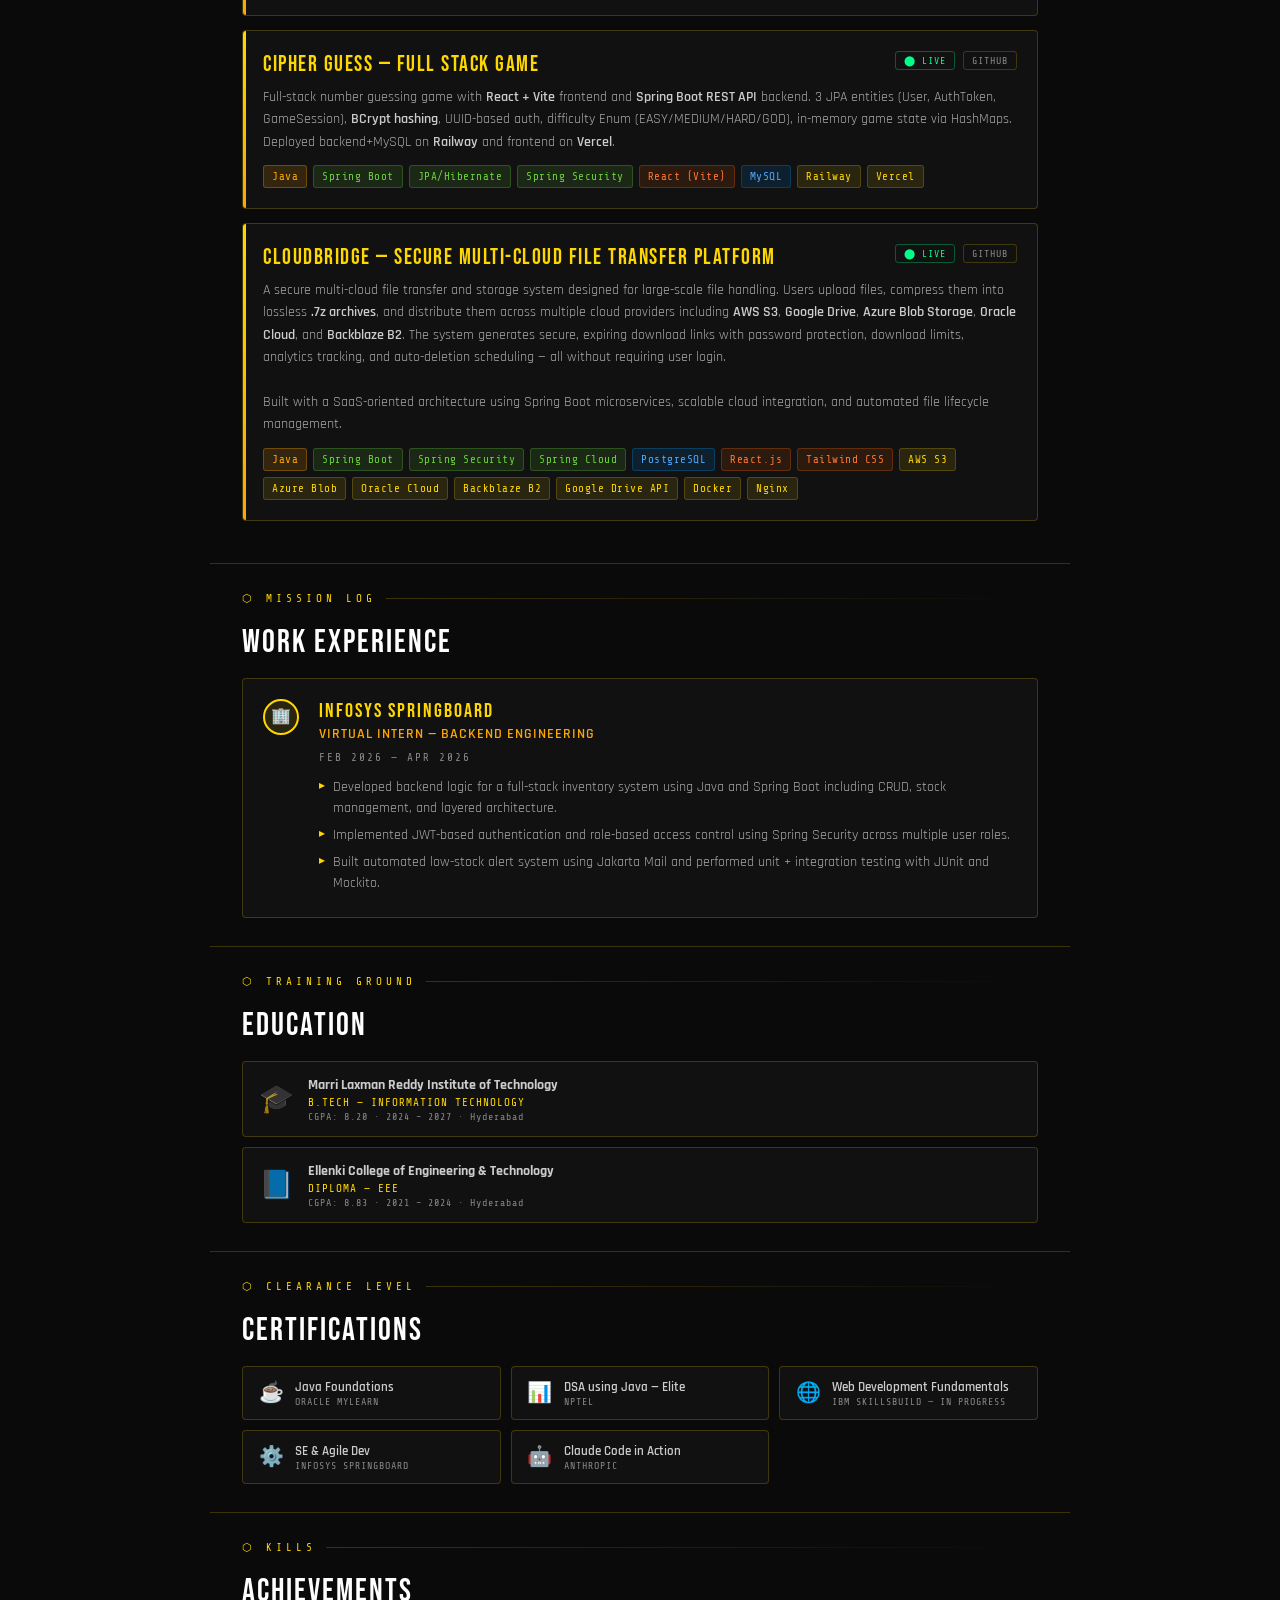
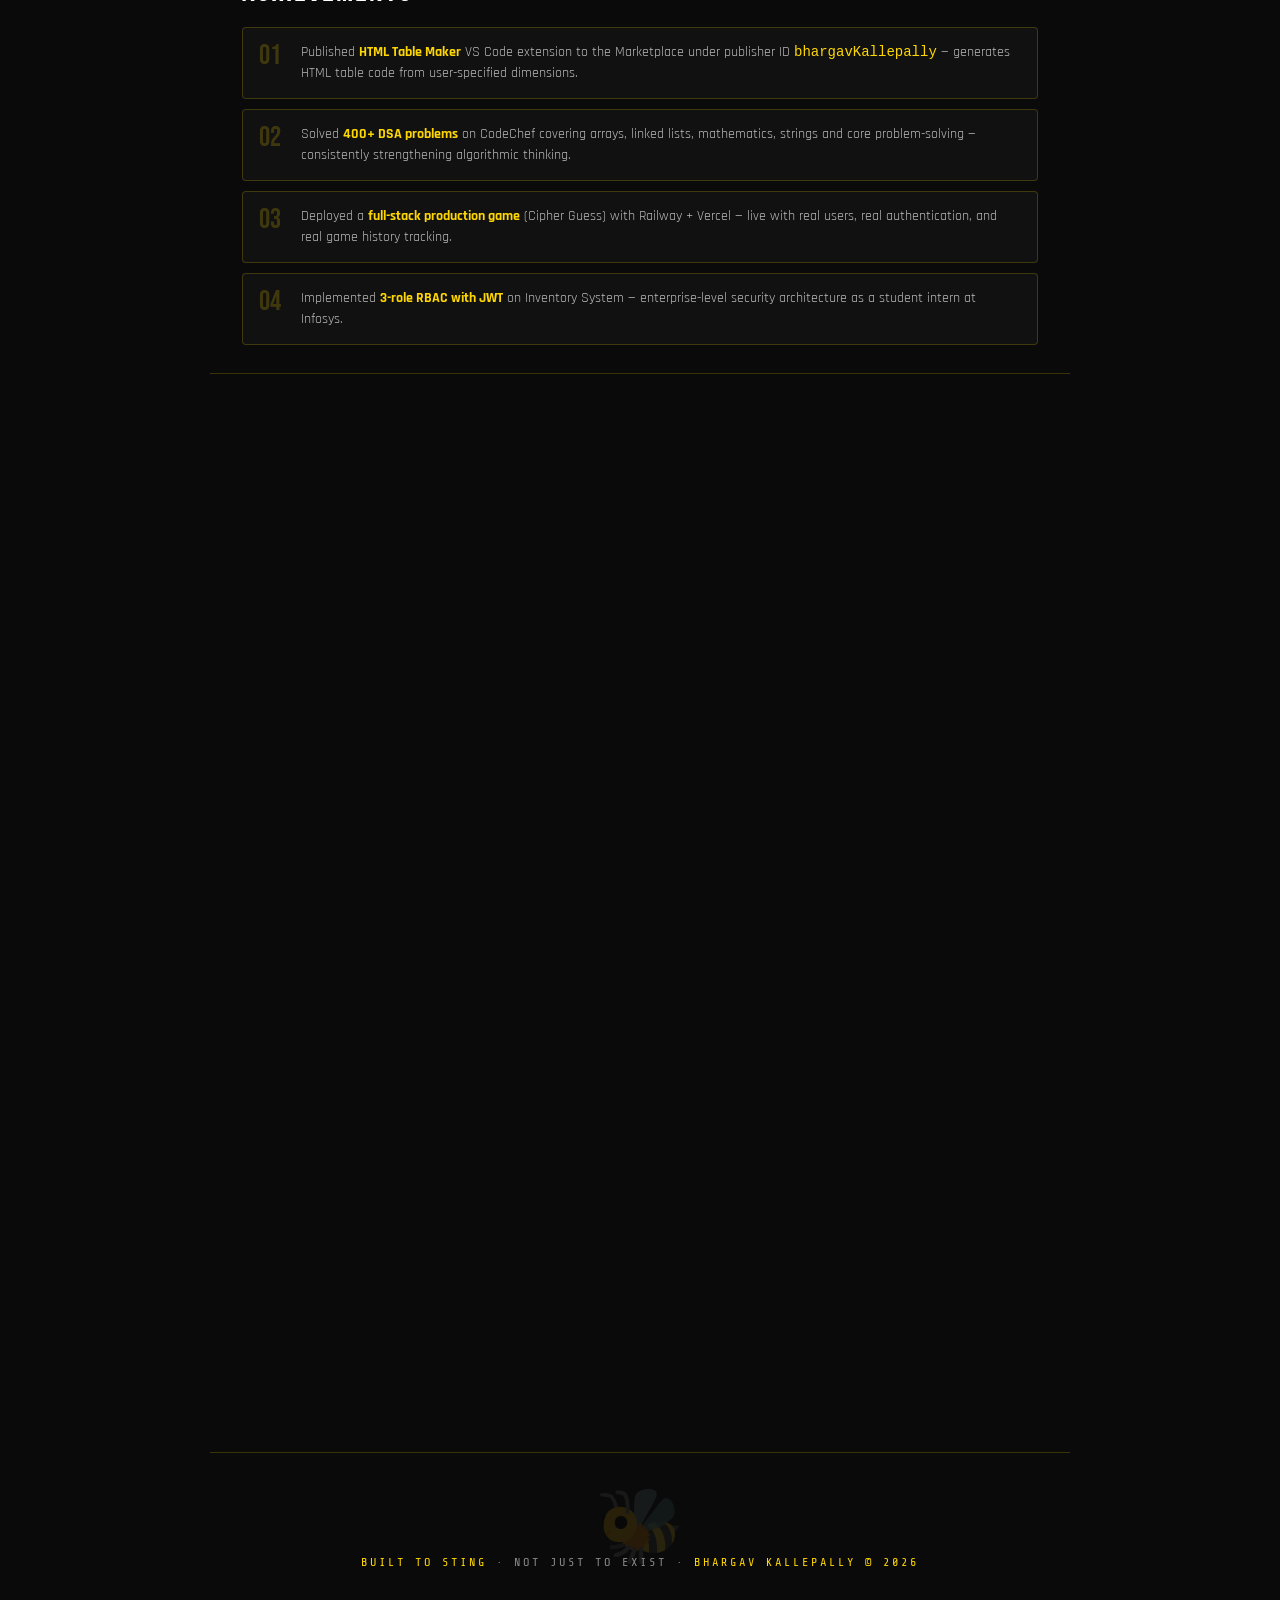
<file: bhargav_portfolio_bumblebee.html>
<!DOCTYPE html>
<html>

<head>
  <title>Bhargav // Hive</title>
  <link rel="stylesheet" href="style.css">
  <link rel="icon" type="image/png" href="files/bees-removebg-preview.png">
</head>

<body>

  <!-- Top button -->
  <button id="topBtn">
    ↑
  </button>
  <script src="top.js"></script>

  <div class="readme">
    <div class="hex-bg"></div>

    <!-- HEADER -->
    <div class="header">
      <!-- Animated bee avatar -->
      <div class="avatar-wrap">
        <div class="bee-ring"></div>
        <div class="bee-svg-wrap">
          <svg viewBox="0 0 120 120" xmlns="http://www.w3.org/2000/svg">
            <defs>
              <radialGradient id="bgGrad" cx="50%" cy="50%" r="50%">
                <stop offset="0%" stop-color="#1a1a00" />
                <stop offset="100%" stop-color="#0a0a00" />
              </radialGradient>
              <radialGradient id="bodyGrad" cx="40%" cy="35%" r="60%">
                <stop offset="0%" stop-color="#FFE033" />
                <stop offset="100%" stop-color="#CC8800" />
              </radialGradient>
            </defs>
            <circle cx="60" cy="60" r="60" fill="url(#bgGrad)" />
            <!-- Honeycomb dots bg -->
            <circle cx="20" cy="20" r="3" fill="rgba(255,215,0,0.08)" />
            <circle cx="100" cy="20" r="3" fill="rgba(255,215,0,0.08)" />
            <circle cx="20" cy="100" r="3" fill="rgba(255,215,0,0.08)" />
            <circle cx="100" cy="100" r="3" fill="rgba(255,215,0,0.08)" />
            <!-- Wings -->
            <ellipse cx="38" cy="42" rx="18" ry="10" fill="rgba(255,255,255,0.12)" stroke="rgba(255,255,255,0.25)"
              stroke-width="0.5" transform="rotate(-20,38,42)" />
            <ellipse cx="82" cy="42" rx="18" ry="10" fill="rgba(255,255,255,0.12)" stroke="rgba(255,255,255,0.25)"
              stroke-width="0.5" transform="rotate(20,82,42)" />
            <ellipse cx="42" cy="52" rx="13" ry="7" fill="rgba(255,255,255,0.07)" stroke="rgba(255,255,255,0.15)"
              stroke-width="0.5" transform="rotate(-10,42,52)" />
            <ellipse cx="78" cy="52" rx="13" ry="7" fill="rgba(255,255,255,0.07)" stroke="rgba(255,255,255,0.15)"
              stroke-width="0.5" transform="rotate(10,78,52)" />
            <!-- Body -->
            <ellipse cx="60" cy="72" rx="22" ry="30" fill="url(#bodyGrad)" />
            <!-- Stripes -->
            <rect x="38" y="65" width="44" height="7" fill="#1a1000" rx="1" />
            <rect x="38" y="78" width="44" height="7" fill="#1a1000" rx="1" />
            <rect x="38" y="91" width="44" height="5" fill="#1a1000" rx="1" />
            <!-- Clip the stripes to body shape -->
            <!-- Head -->
            <circle cx="60" cy="46" r="14" fill="#FFD700" />
            <!-- Eyes -->
            <circle cx="54" cy="43" r="4" fill="#0a0a00" />
            <circle cx="66" cy="43" r="4" fill="#0a0a00" />
            <circle cx="55" cy="42" r="1.5" fill="rgba(255,255,255,0.6)" />
            <circle cx="67" cy="42" r="1.5" fill="rgba(255,255,255,0.6)" />
            <!-- Smile -->
            <path d="M54 50 Q60 55 66 50" fill="none" stroke="#0a0a00" stroke-width="1.5" stroke-linecap="round" />
            <!-- Antennae -->
            <line x1="55" y1="33" x2="48" y2="22" stroke="#FFD700" stroke-width="1.5" stroke-linecap="round" />
            <line x1="65" y1="33" x2="72" y2="22" stroke="#FFD700" stroke-width="1.5" stroke-linecap="round" />
            <circle cx="48" cy="21" r="2.5" fill="#FFA500" />
            <circle cx="72" cy="21" r="2.5" fill="#FFA500" />
            <!-- Stinger -->
            <path d="M56 100 Q60 110 64 100" fill="#FFA500" />
            <!-- Glow ring -->
            <circle cx="60" cy="60" r="58" fill="none" stroke="rgba(255,215,0,0.08)" stroke-width="1" />
          </svg>
        </div>
        <div class="status-dot" title="Open to work"></div>
      </div>

      <div class="header-text">
        <a href="https://github.com/BHARGAV-RUE" target="_blank" class="handle">
          @BHARGAV-RUE
        </a>
        <div class="name">BHARGAV<br><span>KALLEPALLY</span></div>
        <div class="tagline">
          <strong>Java Backend Developer</strong> · Spring Boot · REST APIs<br>
          Building production-ready systems that sting with precision
        </div>
        <div class="header-pills">
          <span class="pill">📍 HYDERABAD, IN</span>
          <span class="pill">💼 OPEN TO WORK</span>
          <span class="pill">🎓 MLRIT · IT</span>
          <span class="pill">🏆 400+ DSA</span>
        </div>
        <!-- RESUME BUTTON HERE -->
        <a href="files/Resume.pdf" target="_blank" class="resume-btn">
          VIEW RESUME
        </a>
      </div>

    </div>

    <div class="stripe"></div>


    <!-- ABOUT -->
    <div class="section">
      <div class="sec-label">⬡ ABOUT</div>
      <div class="sec-title">WHO AM I</div>
      <p class="about-text">
        Java Backend Developer with <strong>hands-on experience in Spring Boot, REST APIs, and secure system
          design</strong>. I build production-ready systems with <strong>JWT authentication</strong>, role-based access
        control, and <strong>automated email workflows</strong>. Completed <strong>Infosys Springboard</strong>
        internship delivering clean, testable backend solutions. Passionate about developer tooling — published a
        <strong>VS Code extension</strong> to the marketplace. I don't just write code; I engineer systems that scale,
        secure, and solve.
      </p>
    </div>

    <!-- TECH STACK -->
    <div class="section">
      <div class="sec-label">⬡ ARSENAL</div>
      <div class="sec-title">TECH STACK</div>
      <div class="stack-grid">

        <div class="stack-group">
          <div class="stack-group-name">LANGUAGES</div>
          <div class="badge-row">
            <span class="badge badge-java">☕ Java</span>
            <span class="badge badge-web">🐍 Python</span>
            <span class="badge badge-web">JS</span>
            <span class="badge badge-web">HTML5</span>
            <span class="badge badge-web">CSS3</span>
          </div>
        </div>

        <div class="stack-group">
          <div class="stack-group-name">BACKEND</div>
          <div class="badge-row">
            <span class="badge badge-spring">Spring Boot</span>
            <span class="badge badge-spring">Spring Security</span>
            <span class="badge badge-spring">Spring Data JPA</span>
            <span class="badge badge-spring">JPA/Hibernate</span>
            <span class="badge badge-spring">REST APIs</span>
            <span class="badge badge-spring">JWT Auth</span>
            <span class="badge badge-spring">Jakarta Mail</span>
          </div>
        </div>

        <div class="stack-group">
          <div class="stack-group-name">FRONTEND</div>
          <div class="badge-row">
            <span class="badge badge-web">React (Vite)</span>
            <span class="badge badge-web">Component Arch</span>
            <span class="badge badge-web">Tailwind CSS</span>
          </div>
        </div>

        <div class="stack-group">
          <div class="stack-group-name">DATABASE</div>
          <div class="badge-row">
            <span class="badge badge-db">MySQL</span>
            <span class="badge badge-db">JPA Entities</span>
            <span class="badge badge-db">Schema Design</span>
          </div>
        </div>

        <div class="stack-group">
          <div class="stack-group-name">CLOUD & DEVOPS</div>
          <div class="badge-row">
            <span class="badge badge-cloud">Railway</span>
            <span class="badge badge-cloud">Vercel</span>
            <span class="badge badge-cloud">AWS</span>
            <span class="badge badge-cloud">Azure</span>
            <span class="badge badge-cloud">Docker</span>
            <span class="badge badge-cloud">Git/GitHub</span>
          </div>
        </div>

        <div class="stack-group">
          <div class="stack-group-name">TESTING & TOOLS</div>
          <div class="badge-row">
            <span class="badge badge-tool">JUnit</span>
            <span class="badge badge-tool">Mockito</span>
            <span class="badge badge-tool">Postman</span>
            <span class="badge badge-tool">Maven</span>
            <span class="badge badge-tool">IntelliJ IDEA</span>
            <span class="badge badge-tool">VS Code</span>
          </div>
        </div>
      </div>
    </div>

    <!-- SKILL BARS -->
    <div class="section">
      <div class="sec-label">⬡ PROFICIENCY</div>
      <div class="skill-bars">
        <div class="skill-row">
          <div class="skill-name">JAVA</div>
          <div class="skill-bar-bg">
            <div class="skill-bar-fill" style="width:90%"></div>
          </div>
          <div class="skill-pct">90%</div>
        </div>
        <div class="skill-row">
          <div class="skill-name">SPRING BOOT</div>
          <div class="skill-bar-bg">
            <div class="skill-bar-fill" style="width:85%"></div>
          </div>
          <div class="skill-pct">85%</div>
        </div>
        <div class="skill-row">
          <div class="skill-name">REST APIs</div>
          <div class="skill-bar-bg">
            <div class="skill-bar-fill" style="width:85%"></div>
          </div>
          <div class="skill-pct">85%</div>
        </div>
        <div class="skill-row">
          <div class="skill-name">MYSQL</div>
          <div class="skill-bar-bg">
            <div class="skill-bar-fill" style="width:80%"></div>
          </div>
          <div class="skill-pct">80%</div>
        </div>
        <div class="skill-row">
          <div class="skill-name">REACT</div>
          <div class="skill-bar-bg">
            <div class="skill-bar-fill" style="width:65%"></div>
          </div>
          <div class="skill-pct">65%</div>
        </div>
        <div class="skill-row">
          <div class="skill-name">PYTHON</div>
          <div class="skill-bar-bg">
            <div class="skill-bar-fill" style="width:60%"></div>
          </div>
          <div class="skill-pct">60%</div>
        </div>
        <div class="skill-row">
          <div class="skill-name">DOCKER</div>
          <div class="skill-bar-bg">
            <div class="skill-bar-fill" style="width:50%"></div>
          </div>
          <div class="skill-pct">50%</div>
        </div>
      </div>
    </div>

    <!-- PROJECTS -->
    <div class="section">
      <div class="sec-label">⬡ DEPLOYMENTS</div>
      <div class="sec-title">FEATURED PROJECTS</div>

      <div class="project-card">
        <div class="proj-top">
          <div class="proj-name">INVENTORY MONITORING SYSTEM</div>
          <div class="proj-links">
            <a href="https://github.com/BHARGAV-RUE/Inventory-Monitoring-and-Reporting-System" target="_blank"
              class="proj-link">
              GITHUB
            </a>
          </div>
        </div>
        <div class="proj-desc">
          Enterprise-grade <strong>inventory backend</strong> with full CRUD, stock validation guards, and layered
          Controller→Service→DAO architecture. Secured all endpoints with <strong>JWT + RBAC</strong> for ADMIN /
          SUPPLIER / STAFF roles. Automated low-stock alerts via <strong>Jakarta Mail + Gmail SMTP</strong>. Full test
          coverage with JUnit & Mockito.
        </div>
        <div class="proj-badges">
          <span class="badge badge-java">Java</span>
          <span class="badge badge-spring">Spring Boot</span>
          <span class="badge badge-spring">Spring Security</span>
          <span class="badge badge-spring">JWT</span>
          <span class="badge badge-db">MySQL</span>
          <span class="badge badge-tool">JUnit</span>
          <span class="badge badge-tool">Mockito</span>
          <span class="badge badge-spring">Jakarta Mail</span>
        </div>
      </div>

      <div class="project-card">
        <div class="proj-top">
          <div class="proj-name">CIPHER GUESS — FULL STACK GAME</div>

          <div class="proj-links">
            <a href="https://cipherguess.vercel.app/" target="_blank" class="proj-link live">
              ⬤ LIVE
            </a>

            <a href="https://github.com/BHARGAV-RUE/cipher-guess" target="_blank" class="proj-link">
              GITHUB
            </a>
          </div>
        </div>

        <div class="proj-desc">
          Full-stack number guessing game with <strong>React + Vite</strong> frontend and <strong>Spring Boot REST
            API</strong> backend. 3 JPA entities (User, AuthToken, GameSession), <strong>BCrypt hashing</strong>,
          UUID-based auth, difficulty Enum (EASY/MEDIUM/HARD/GOD), in-memory game state via HashMaps. Deployed
          backend+MySQL on <strong>Railway</strong> and frontend on <strong>Vercel</strong>.
        </div>

        <div class="proj-badges">
          <span class="badge badge-java">Java</span>
          <span class="badge badge-spring">Spring Boot</span>
          <span class="badge badge-spring">JPA/Hibernate</span>
          <span class="badge badge-spring">Spring Security</span>
          <span class="badge badge-web">React (Vite)</span>
          <span class="badge badge-db">MySQL</span>
          <span class="badge badge-cloud">Railway</span>
          <span class="badge badge-cloud">Vercel</span>
        </div>
      </div>

      <div class="project-card">
        <div class="proj-top">
          <div class="proj-name">CLOUDBRIDGE — SECURE MULTI-CLOUD FILE TRANSFER PLATFORM</div>

          <div class="proj-links">
            <a href="#" target="_blank" class="proj-link live">
              ⬤ LIVE
            </a>

            <a href="https://github.com/BHARGAV-RUE/cloudBridge" target="_blank" class="proj-link">
              GITHUB
            </a>
          </div>
        </div>

        <div class="proj-desc">
          A secure multi-cloud file transfer and storage system designed for large-scale file handling.
          Users upload files, compress them into lossless <strong>.7z archives</strong>, and distribute them
          across multiple cloud providers including <strong>AWS S3</strong>, <strong>Google Drive</strong>,
          <strong>Azure Blob Storage</strong>, <strong>Oracle Cloud</strong>, and <strong>Backblaze B2</strong>.
          The system generates secure, expiring download links with password protection, download limits,
          analytics tracking, and auto-deletion scheduling — all without requiring user login.
          <br><br>
          Built with a SaaS-oriented architecture using Spring Boot microservices, scalable cloud integration,
          and automated file lifecycle management.
        </div>

        <div class="proj-badges">
          <span class="badge badge-java">Java</span>
          <span class="badge badge-spring">Spring Boot</span>
          <span class="badge badge-spring">Spring Security</span>
          <span class="badge badge-spring">Spring Cloud</span>
          <span class="badge badge-db">PostgreSQL</span>
          <span class="badge badge-web">React.js</span>
          <span class="badge badge-web">Tailwind CSS</span>
          <span class="badge badge-cloud">AWS S3</span>
          <span class="badge badge-cloud">Azure Blob</span>
          <span class="badge badge-cloud">Oracle Cloud</span>
          <span class="badge badge-cloud">Backblaze B2</span>
          <span class="badge badge-cloud">Google Drive API</span>
          <span class="badge badge-cloud">Docker</span>
          <span class="badge badge-cloud">Nginx</span>
        </div>
      </div>

    </div>

    <!-- EXPERIENCE -->
    <div class="section">
      <div class="sec-label">⬡ MISSION LOG</div>
      <div class="sec-title">WORK EXPERIENCE</div>
      <div class="exp-card">
        <div class="exp-dot">🏢</div>
        <div class="exp-body">
          <div class="exp-company">INFOSYS SPRINGBOARD</div>
          <div class="exp-role">VIRTUAL INTERN — BACKEND ENGINEERING</div>
          <div class="exp-date">FEB 2026 — APR 2026</div>
          <ul class="exp-points">
            <li>Developed backend logic for a full-stack inventory system using Java and Spring Boot including CRUD,
              stock management, and layered architecture.</li>
            <li>Implemented JWT-based authentication and role-based access control using Spring Security across multiple
              user roles.</li>
            <li>Built automated low-stock alert system using Jakarta Mail and performed unit + integration testing with
              JUnit and Mockito.</li>
          </ul>
        </div>
      </div>
    </div>

    <!-- EDUCATION -->
    <div class="section">
      <div class="sec-label">⬡ TRAINING GROUND</div>
      <div class="sec-title">EDUCATION</div>
      <div class="edu-grid">
        <div class="edu-card">
          <div class="edu-icon">🎓</div>
          <div>
            <div class="edu-name">Marri Laxman Reddy Institute of Technology</div>
            <div class="edu-deg">B.TECH — INFORMATION TECHNOLOGY</div>
            <div class="edu-cgpa">CGPA: 8.20 · 2024 – 2027 · Hyderabad</div>
          </div>
        </div>
        <div class="edu-card">
          <div class="edu-icon">📘</div>
          <div>
            <div class="edu-name">Ellenki College of Engineering & Technology</div>
            <div class="edu-deg">DIPLOMA — EEE</div>
            <div class="edu-cgpa">CGPA: 8.83 · 2021 – 2024 · Hyderabad</div>
          </div>
        </div>
      </div>
    </div>

    <!-- CERTIFICATIONS -->
    <div class="section">
      <div class="sec-label">⬡ CLEARANCE LEVEL</div>
      <div class="sec-title">CERTIFICATIONS</div>
      <div class="cert-grid">
        <div class="cert-card">
          <div class="cert-icon">☕</div>
          <div>
            <div class="cert-name">Java Foundations</div>
            <div class="cert-issuer">
              <a href="https://www.linkedin.com/posts/bhargav-kallepally-816504241_oracle-java-foundations-training-and-assessment-activity-7441144294415134720-DfWC?utm_source=share&utm_medium=member_desktop&rcm=ACoAADwNq5IBGyS10aoGae6OvYfCykSlUJBf2MA"
                target="_blank" style="color: inherit; text-decoration: none;">
                ORACLE MYLEARN
              </a>
            </div>
          </div>
        </div>
        <div class="cert-card">
          <div class="cert-icon">📊</div>
          <div>
            <div class="cert-name">DSA using Java — Elite</div>
            <div class="cert-issuer">
              <a href="files/NPTEL certificate.jpeg" target="_blank" style="color: inherit; text-decoration: none;">
                NPTEL
              </a>
            </div>
          </div>
        </div>
        <div class="cert-card">
          <div class="cert-icon">🌐</div>
          <div>
            <div class="cert-name">Web Development Fundamentals</div>
            <div class="cert-issuer">
              <a href="https://www.credly.com/badges/78ab4384-6c6a-4e05-a9c4-33912fc4df4b/public_url" target="_blank"
                style="color: inherit; text-decoration: none;">
                IBM SKILLSBUILD — IN PROGRESS
              </a>
            </div>
          </div>
        </div>
        <div class="cert-card">
          <div class="cert-icon">⚙️</div>
          <div>
            <div class="cert-name">SE & Agile Dev</div>
            <div class="cert-issuer">
              <a href="files/Software Engineering and Agile software development.pdf" target="_blank"
                style="color: inherit; text-decoration: none;">
                INFOSYS SPRINGBOARD
              </a>
            </div>
          </div>
        </div>
        <div class="cert-card">
          <div class="cert-icon">🤖</div>
          <div>
            <div class="cert-name">Claude Code in Action</div>
            <div class="cert-issuer">ANTHROPIC</div>
          </div>
        </div>
      </div>
    </div>

    <!-- ACHIEVEMENTS -->
    <div class="section">
      <div class="sec-label">⬡ KILLS</div>
      <div class="sec-title">ACHIEVEMENTS</div>
      <div class="ach-grid">
        <div class="ach-item">
          <div class="ach-num">01</div>
          <div class="ach-text">
            Published <strong>HTML Table Maker</strong> VS Code extension to the Marketplace under publisher ID <code
              style="color:var(--primary)">bhargavKallepally</code> — generates HTML table code from user-specified
            dimensions.
          </div>
        </div>
        <div class="ach-item">
          <div class="ach-num">02</div>
          <div class="ach-text">
            Solved <strong>400+ DSA problems</strong> on CodeChef covering arrays, linked lists, mathematics, strings
            and core problem-solving — consistently strengthening algorithmic thinking.
          </div>
        </div>
        <div class="ach-item">
          <div class="ach-num">03</div>
          <div class="ach-text">
            Deployed a <strong>full-stack production game</strong> (Cipher Guess) with Railway + Vercel — live with real
            users, real authentication, and real game history tracking.
          </div>
        </div>
        <div class="ach-item">
          <div class="ach-num">04</div>
          <div class="ach-text">
            Implemented <strong>3-role RBAC with JWT</strong> on Inventory System — enterprise-level security
            architecture as a student intern at Infosys.
          </div>
        </div>
      </div>
    </div>

    <!-- SIDE QUESTS -->
    <div class="section">
      <div class="sec-label">⬡ SIDE QUESTS</div>
      <div class="sec-title">OTHER PROJECTS</div>

      <div class="project-card">
        <div class="proj-top">
          <div class="proj-name">MAPIFY — VS CODE EXTENSION</div>

          <div class="proj-links">
            <a href="https://marketplace.visualstudio.com/items?itemName=bhargavKallepally.mapify" target="_blank"
              class="proj-link live">
              ⬤ LIVE
            </a>

            <a href="https://github.com/BHARGAV-RUE/Mapify" target="_blank" class="proj-link">
              GITHUB
            </a>
          </div>
        </div>

        <div class="proj-desc">
          Mapify is a VS Code extension that converts complex project structures into
          readable, architecture-aware visual maps. Instead of raw folder trees, it
          interprets codebases using semantic understanding of common software
          architectures and presents them as structured, human-readable maps.
          <br><br>
          It helps developers quickly understand large projects by transforming
          directory structures into meaningful system-level overviews.
        </div>

        <div class="proj-badges">
          <span class="badge badge-web">JavaScript</span>
          <span class="badge badge-tool">VS Code Extension</span>
          <span class="badge badge-tool">Codebase Visualization</span>
          <span class="badge badge-tool">Architecture Mapping</span>
          <span class="badge badge-web">Node.js</span>
          <span class="badge badge-tool">CLI Tooling</span>
        </div>
      </div>


      <!-- HTML TABLE MAKER -->
      <div class="project-card">
        <div class="proj-top">
          <div class="proj-name">HTML TABLE MAKER — VS CODE EXTENSION</div>

          <div class="proj-links">
            <a href="https://marketplace.visualstudio.com/items?itemName=bhargavKallepally.html-table-maker"
              target="_blank" class="proj-link live">
              ⬤ LIVE
            </a>

            <a href="https://github.com/BHARGAV-RUE/HTML-Table-Maker" target="_blank" class="proj-link">
              GITHUB
            </a>
          </div>
        </div>

        <div class="proj-desc">
          HTML Table Maker is a VS Code extension that generates HTML tables instantly
          from user-defined dimensions. It removes repetitive manual markup and speeds up
          UI prototyping by converting simple inputs into structured, ready-to-use table code.
          <br><br>
          Designed for developers who want rapid HTML scaffolding without breaking flow.
        </div>

        <div class="proj-badges">
          <span class="badge badge-web">JavaScript</span>
          <span class="badge badge-tool">VS Code Extension</span>
          <span class="badge badge-web">HTML</span>
          <span class="badge badge-tool">Productivity Tool</span>
          <span class="badge badge-tool">Code Generator</span>
        </div>
      </div>

      <!-- SUCCESS SOUND -->
      <div class="project-card">
        <div class="proj-top">
          <div class="proj-name">SUCCESS SOUND — VS CODE EXTENSION</div>

          <div class="proj-links">
            <a href="https://marketplace.visualstudio.com/items?itemName=bhargavKallepally.success-sound"
              target="_blank" class="proj-link live">
              ⬤ LIVE
            </a>

            <a href="https://github.com/BHARGAV-RUE/Success-Sound.git" target="_blank" class="proj-link">
              GITHUB
            </a>
          </div>
        </div>

        <div class="proj-desc">
          Success Sound is a VS Code extension that plays an audio cue whenever your program executes successfully.
          It transforms silent builds into audible feedback — reinforcing progress and making every successful run
          feel like a win worth celebrating.
          <br><br>
          Built for developers who believe even small victories should be heard.
        </div>

        <div class="proj-badges">
          <span class="badge badge-web">JavaScript</span>
          <span class="badge badge-tool">VS Code Extension</span>
          <span class="badge badge-tool">Developer Experience</span>
          <span class="badge badge-tool">Productivity Tool</span>
          <span class="badge badge-tool">UX Feedback</span>
        </div>
      </div>
    </div>


    <!-- CONTACT -->
    <div class="section" style="border-bottom:none;">
      <div class="sec-label">⬡ SIGNAL</div>
      <div class="sec-title">GET IN TOUCH</div>
      <div class="contact-row">

        <a class="contact-btn" href="https://mail.google.com/mail/?view=cm&fs=1&to=bhargavkallepally9@gmail.com"
          target="_blank">
          <svg viewBox="0 0 24 24">
            <path
              d="M20 4H4c-1.1 0-2 .9-2 2v12c0 1.1.9 2 2 2h16c1.1 0 2-.9 2-2V6c0-1.1-.9-2-2-2zm0 4l-8 5-8-5V6l8 5 8-5v2z" />
          </svg>
          bhargavkallepally9@gmail.com
        </a>

        <a class="contact-btn" href="https://github.com/BHARGAV-RUE" target="_blank">
          <svg viewBox="0 0 24 24">
            <path fill="currentColor"
              d="M12 .5C5.65.5.5 5.65.5 12a11.5 11.5 0 008 10.95c.6.1.82-.26.82-.58v-2.04c-3.26.7-3.95-1.57-3.95-1.57-.53-1.35-1.3-1.7-1.3-1.7-1.07-.73.08-.72.08-.72 1.18.08 1.8 1.22 1.8 1.22 1.05 1.8 2.75 1.28 3.42.98.1-.77.4-1.28.73-1.58-2.6-.3-5.34-1.3-5.34-5.8 0-1.28.45-2.32 1.2-3.14-.12-.3-.52-1.52.12-3.18 0 0 .98-.31 3.2 1.2a11.2 11.2 0 015.82 0c2.22-1.5 3.2-1.2 3.2-1.2.64 1.66.24 2.88.12 3.18.75.82 1.2 1.86 1.2 3.14 0 4.5-2.75 5.5-5.36 5.8.42.36.8 1.07.8 2.15v3.18c0 .32.22.69.83.57A11.5 11.5 0 0023.5 12C23.5 5.65 18.35.5 12 .5z" />
          </svg>
          GITHUB · BHARGAV-RUE
        </a>

        <a class="contact-btn" href="https://www.linkedin.com/in/bhargav-kallepally-816504241/" target="_blank">
          <svg viewBox="0 0 24 24">
            <path fill="currentColor"
              d="M19 3A2 2 0 0121 5V19A2 2 0 0119 21H5A2 2 0 013 19V5A2 2 0 015 3H19M8.34 17V10.67H6.26V17H8.34M7.3 9.73C7.97 9.73 8.5 9.2 8.5 8.53C8.5 7.86 7.97 7.33 7.3 7.33C6.63 7.33 6.1 7.86 6.1 8.53C6.1 9.2 6.63 9.73 7.3 9.73M17 17V13.5C17 11.62 16 10.5 14.25 10.5C13.3 10.5 12.72 11.03 12.45 11.53V10.67H10.37V17H12.45V13.57C12.45 12.67 13.03 12.13 13.83 12.13C14.63 12.13 14.92 12.67 14.92 13.57V17H17Z" />
          </svg>
          LINKEDIN
        </a>

        <a class="contact-btn" href="tel:+916304259310">
          <svg viewBox="0 0 24 24">
            <path fill="currentColor"
              d="M6.62 10.79C8.06 13.62 10.38 15.94 13.21 17.38L15.41 15.18C15.69 14.9 16.08 14.82 16.43 14.93C17.55 15.3 18.75 15.5 20 15.5C20.55 15.5 21 15.95 21 16.5V20C21 20.55 20.55 21 20 21C10.61 21 3 13.39 3 4C3 3.45 3.45 3 4 3H7.5C8.05 3 8.5 3.45 8.5 4C8.5 5.25 8.7 6.45 9.07 7.57C9.18 7.92 9.1 8.31 8.82 8.59L6.62 10.79Z" />
          </svg>
          +91 6304259310
        </a>

      </div>
    </div>

    <!-- FOOTER -->
    <div class="footer">
      <span class="footer-bee">🐝</span>
      <div class="footer-quote">
        <span>BUILT TO STING</span> · NOT JUST TO EXIST · <span>BHARGAV KALLEPALLY © 2026</span>
      </div>
    </div>

  </div>
  <script src="lazy.js"></script>
</body>

</html>
</file>
<file: style.css>
@import url('https://fonts.googleapis.com/css2?family=Bebas+Neue&family=Share+Tech+Mono&family=Rajdhani:wght@400;500;600;700&display=swap');

* {
  box-sizing: border-box;
  margin: 0;
  padding: 0;
}

html {
  scrollbar-width: thin;
  scrollbar-color: var(--primary) var(--bg);
}

:root {
  --bg: #0a0a0a;
  --bg2: #111111;
  --primary: #FFD700;
  --secondary: #FFA500;
  --danger: #ff4444;
  --text: #ffffff;
  --muted: #888888;
  --border: rgba(255, 215, 0, 0.2);
  --glow: 0 0 20px rgba(255, 215, 0, 0.25);
  --font-d: 'Bebas Neue', cursive;
  --font-m: 'Share Tech Mono', monospace;
  --font-b: 'Rajdhani', sans-serif;
}

body {
  background: var(--bg);
  color: var(--text);
  font-family: var(--font-b);
  height: 100%;
}

/*  */
.readme {
  max-width: 860px;
  margin: 0 auto;
  padding: 0 0 40px;
  background: var(--bg);
  position: relative;
  overflow: hidden;
}

/* HEX GRID BG */
.hex-bg {
  position: absolute;
  top: 0;
  left: 0;
  width: 100%;
  height: 320px;
  opacity: 0.07;
  background-image: url("data:image/svg+xml,%3Csvg xmlns='http://www.w3.org/2000/svg' width='60' height='52'%3E%3Cpolygon points='30,1 58,16 58,36 30,51 2,36 2,16' fill='none' stroke='%23FFD700' stroke-width='1'/%3E%3C/svg%3E");
  background-size: 60px 52px;
  pointer-events: none;
}

/* HEADER */
.header {
  position: relative;
  padding: 48px 32px 32px;
  border-bottom: 1px solid var(--border);
  display: flex;
  gap: 32px;
  align-items: center;
  flex-wrap: wrap;
}

.avatar-wrap {
  position: relative;
  flex-shrink: 0;
}

.avatar {
  width: 120px;
  height: 120px;
  border-radius: 50%;
  border: 3px solid var(--primary);
  box-shadow: var(--glow), 0 0 40px rgba(255, 215, 0, 0.15);
  background: linear-gradient(135deg, #1a1a00 0%, #2a2a00 50%, #111 100%);
  display: flex;
  align-items: center;
  justify-content: center;
  font-family: var(--font-d);
  font-size: 48px;
  color: var(--primary);
  overflow: hidden;
}

.avatar svg {
  width: 120px;
  height: 120px;
}

.bee-ring {
  position: absolute;
  top: -6px;
  left: -6px;
  width: 132px;
  height: 132px;
  border-radius: 50%;
  border: 1px dashed rgba(255, 215, 0, 0.4);
  animation: spin 20s linear infinite;
}

@keyframes spin {
  to {
    transform: rotate(360deg);
  }
}

.status-dot {
  position: absolute;
  bottom: 6px;
  right: 6px;
  width: 14px;
  height: 14px;
  border-radius: 50%;
  background: #00ff88;
  border: 2px solid var(--bg);
  box-shadow: 0 0 8px #00ff88;
}

.header-text {
  flex: 1;
  min-width: 200px;
}

.handle {
  font-family: var(--font-m);
  font-size: 13px;
  color: var(--primary);
  letter-spacing: 3px;
  text-transform: uppercase;
  margin-bottom: 6px;
}

.name {
  font-family: var(--font-d);
  font-size: 52px;
  line-height: 0.95;
  color: var(--text);
  letter-spacing: 2px;
  margin-bottom: 10px;
}

.name span {
  color: var(--primary);
}

.tagline {
  font-family: var(--font-b);
  font-size: 15px;
  color: var(--muted);
  font-weight: 500;
  letter-spacing: 1px;
  margin-bottom: 16px;
  line-height: 1.5;
}

.tagline strong {
  color: var(--secondary);
  font-weight: 600;
}

.header-pills {
  display: flex;
  flex-wrap: wrap;
  gap: 8px;
}

.pill {
  font-family: var(--font-m);
  font-size: 11px;
  padding: 4px 10px;
  border: 1px solid var(--border);
  border-radius: 3px;
  color: var(--primary);
  background: rgba(255, 215, 0, 0.05);
  letter-spacing: 1px;
}

/* SECTION */
.section {
  padding: 28px 32px;
  border-bottom: 1px solid var(--border);

  /* animation layer */
  opacity: 0;
  transform: translateY(25px);
  filter: blur(4px);
  transition: all 0.5s ease;
}

.section.show {
  opacity: 1;
  transform: translateY(0);
  filter: blur(0);
}

.sec-label {
  font-family: var(--font-m);
  font-size: 11px;
  color: var(--primary);
  letter-spacing: 4px;
  text-transform: uppercase;
  margin-bottom: 18px;
  display: flex;
  align-items: center;
  gap: 10px;
}

.sec-label::after {
  content: '';
  flex: 1;
  height: 1px;
  background: linear-gradient(to right, var(--border), transparent);
}

.sec-title {
  font-family: var(--font-d);
  font-size: 32px;
  color: var(--text);
  letter-spacing: 2px;
  margin-bottom: 16px;
}

/* STATS ROW */
.stats-grid {
  display: grid;
  grid-template-columns: repeat(auto-fit, minmax(130px, 1fr));
  gap: 12px;
  margin-bottom: 20px;
}

.stat-card {
  background: var(--bg2);
  border: 1px solid var(--border);
  border-radius: 4px;
  padding: 16px 14px;
  text-align: center;
  position: relative;
  overflow: hidden;
  transition: border-color 0.2s;
}

.stat-card::before {
  content: '';
  position: absolute;
  top: 0;
  left: 0;
  right: 0;
  height: 2px;
  background: linear-gradient(to right, var(--primary), var(--secondary));
}

.stat-num {
  font-family: var(--font-d);
  font-size: 36px;
  color: var(--primary);
  line-height: 1;
  display: block;
}

.stat-lbl {
  font-family: var(--font-m);
  font-size: 10px;
  color: var(--muted);
  letter-spacing: 2px;
  margin-top: 4px;
  display: block;
}

/* ABOUT */
.about-text {
  font-family: var(--font-b);
  font-size: 16px;
  color: #ccc;
  line-height: 1.7;
  font-weight: 400;
}

.about-text strong {
  color: var(--primary);
  font-weight: 700;
}

/* TECH STACK */
.stack-grid {
  display: grid;
  grid-template-columns: repeat(auto-fill, minmax(220px, 1fr));
  gap: 12px;
}

.stack-group {
  background: var(--bg2);
  border: 1px solid var(--border);
  border-radius: 4px;
  padding: 16px;
}

.stack-group-name {
  font-family: var(--font-d);
  font-size: 16px;
  color: var(--secondary);
  letter-spacing: 2px;
  margin-bottom: 12px;
}

.badge-row {
  display: flex;
  flex-wrap: wrap;
  gap: 6px;
}

.badge {
  display: inline-flex;
  align-items: center;
  gap: 5px;
  font-family: var(--font-m);
  font-size: 11px;
  padding: 4px 8px;
  border-radius: 3px;
  font-weight: 400;
  letter-spacing: 0.5px;
}

.badge-java {
  background: rgba(255, 160, 0, 0.15);
  color: #FFA500;
  border: 1px solid rgba(255, 160, 0, 0.3);
}

.badge-spring {
  background: rgba(100, 210, 60, 0.12);
  color: #6BD43A;
  border: 1px solid rgba(100, 210, 60, 0.25);
}

.badge-db {
  background: rgba(0, 150, 255, 0.12);
  color: #4DA8FF;
  border: 1px solid rgba(0, 150, 255, 0.25);
}

.badge-web {
  background: rgba(255, 100, 0, 0.12);
  color: #FF7733;
  border: 1px solid rgba(255, 100, 0, 0.25);
}

.badge-tool {
  background: rgba(180, 100, 255, 0.12);
  color: #C084FC;
  border: 1px solid rgba(180, 100, 255, 0.25);
}

.badge-cloud {
  background: rgba(255, 215, 0, 0.1);
  color: var(--primary);
  border: 1px solid var(--border);
}

/* PROJECTS */
.project-card {
  background: var(--bg2);
  border: 1px solid var(--border);
  border-radius: 4px;
  padding: 20px;
  margin-bottom: 14px;
  position: relative;
  overflow: hidden;
  transition: border-color 0.2s, box-shadow 0.2s;
}

.project-card:hover {
  border-color: rgba(255, 215, 0, 0.5);
  box-shadow: var(--glow);
}

.project-card::after {
  content: '';
  position: absolute;
  left: 0;
  top: 0;
  bottom: 0;
  width: 3px;
  background: linear-gradient(to bottom, var(--primary), var(--secondary));
}

.proj-top {
  display: flex;
  align-items: flex-start;
  justify-content: space-between;
  gap: 12px;
  flex-wrap: wrap;
  margin-bottom: 8px;
}

.proj-name {
  font-family: var(--font-d);
  font-size: 22px;
  color: var(--primary);
  letter-spacing: 1.5px;
}

.proj-links {
  display: flex;
  gap: 8px;
  flex-shrink: 0;
}

.proj-link {
  font-family: var(--font-m);
  font-size: 10px;
  padding: 3px 8px;
  border: 1px solid var(--border);
  border-radius: 3px;
  color: var(--muted);
  text-decoration: none;
  letter-spacing: 1px;
  cursor: default;
}

.proj-link.live {
  border-color: rgba(0, 255, 136, 0.3);
  color: #00ff88;
}

.proj-desc {
  font-family: var(--font-b);
  font-size: 14px;
  color: #aaa;
  line-height: 1.6;
  margin-bottom: 12px;
  font-weight: 400;
}

.proj-desc strong {
  color: #ccc;
  font-weight: 600;
}

.proj-badges {
  display: flex;
  flex-wrap: wrap;
  gap: 6px;
}

/* EXPERIENCE */
.exp-card {
  background: var(--bg2);
  border: 1px solid var(--border);
  border-radius: 4px;
  padding: 20px;
  display: flex;
  gap: 20px;
  align-items: flex-start;
}

.exp-dot {
  width: 36px;
  height: 36px;
  border-radius: 50%;
  background: rgba(255, 215, 0, 0.1);
  border: 2px solid var(--primary);
  flex-shrink: 0;
  display: flex;
  align-items: center;
  justify-content: center;
  font-size: 16px;
}

.exp-body {
  flex: 1;
}

.exp-company {
  font-family: var(--font-d);
  font-size: 20px;
  color: var(--primary);
  letter-spacing: 2px;
}

.exp-role {
  font-family: var(--font-b);
  font-size: 14px;
  color: var(--secondary);
  font-weight: 600;
  letter-spacing: 1px;
  margin: 2px 0 8px;
}

.exp-date {
  font-family: var(--font-m);
  font-size: 11px;
  color: var(--muted);
  letter-spacing: 2px;
  margin-bottom: 10px;
}

.exp-points {
  list-style: none;
  padding: 0;
}

.exp-points li {
  font-family: var(--font-b);
  font-size: 14px;
  color: #aaa;
  padding: 3px 0 3px 14px;
  position: relative;
  line-height: 1.5;
  font-weight: 400;
}

.exp-points li::before {
  content: '▸';
  position: absolute;
  left: 0;
  color: var(--primary);
  font-size: 12px;
}

/* CERTS */
.cert-grid {
  display: grid;
  grid-template-columns: repeat(auto-fill, minmax(240px, 1fr));
  gap: 10px;
}

.cert-card {
  background: var(--bg2);
  border: 1px solid var(--border);
  border-radius: 4px;
  padding: 12px 14px;
  display: flex;
  gap: 10px;
  align-items: center;
}

.cert-icon {
  font-size: 20px;
  flex-shrink: 0;
  width: 28px;
  text-align: center;
}

.cert-name {
  font-family: var(--font-b);
  font-size: 13px;
  color: #ccc;
  font-weight: 600;
  line-height: 1.3;
}

.cert-issuer {
  font-family: var(--font-m);
  font-size: 10px;
  color: var(--muted);
  letter-spacing: 1px;
}

/* ACHIEVEMENTS */
.ach-grid {
  display: grid;
  gap: 10px;
}

.ach-item {
  background: var(--bg2);
  border: 1px solid var(--border);
  border-radius: 4px;
  padding: 14px 16px;
  display: flex;
  gap: 14px;
  align-items: flex-start;
}

.ach-num {
  font-family: var(--font-d);
  font-size: 28px;
  color: rgba(255, 215, 0, 0.2);
  line-height: 1;
  flex-shrink: 0;
  width: 28px;
}

.ach-text {
  font-family: var(--font-b);
  font-size: 14px;
  color: #bbb;
  line-height: 1.5;
  font-weight: 400;
}

.ach-text strong {
  color: var(--primary);
  font-weight: 700;
}

/* CONTACT */
.contact-row {
  display: flex;
  flex-wrap: wrap;
  gap: 12px;
}

.contact-btn {
  display: inline-flex;
  align-items: center;
  gap: 8px;
  font-family: var(--font-m);
  font-size: 12px;
  padding: 10px 16px;
  border: 1px solid var(--border);
  border-radius: 4px;
  color: var(--primary);
  background: rgba(255, 215, 0, 0.05);
  letter-spacing: 2px;
  cursor: pointer;
  text-decoration: none;
  transition: background 0.2s, box-shadow 0.2s;
}

.contact-btn:hover {
  background: rgba(255, 215, 0, 0.12);
  box-shadow: var(--glow);
}

.contact-btn svg {
  width: 14px;
  height: 14px;
  fill: var(--primary);
  flex-shrink: 0;
}

/* FOOTER */
.footer {
  width: 100%;
  background: var(--bg);
  text-align: center;
  padding: 40px 20px;
  border-top: 1px solid var(--border);
  margin-top: 40px;
}

.footer-bee {
  font-family: var(--font-d);
  font-size: 72px;
  color: var(--primary);
  opacity: 0.12;
  display: block;
  line-height: 1;
  margin-bottom: -10px;
}

.footer-quote {
  font-family: var(--font-m);
  font-size: 12px;
  color: var(--muted);
  letter-spacing: 3px;
}

.footer-quote span {
  color: var(--primary);
}

/* DIVIDER STRIPE */
.stripe {
  height: 3px;
  background: linear-gradient(to right, transparent, var(--primary), var(--secondary), transparent);
  margin: 0 32px;
}

/* SKILL BAR */
.skill-bars {
  display: grid;
  gap: 8px;
}

.skill-row {
  display: flex;
  align-items: center;
  gap: 12px;
}

.skill-name {
  font-family: var(--font-m);
  font-size: 11px;
  color: var(--muted);
  width: 90px;
  flex-shrink: 0;
  letter-spacing: 1px;
}

.skill-bar-bg {
  flex: 1;
  height: 4px;
  background: rgba(255, 255, 255, 0.06);
  border-radius: 2px;
  overflow: hidden;
}

.skill-bar-fill {
  height: 100%;
  border-radius: 2px;
  background: linear-gradient(to right, var(--primary), var(--secondary));
  animation: grow 1.5s ease-out forwards;
  transform-origin: left;
}

@keyframes grow {
  from {
    width: 0;
  }
}

.skill-pct {
  font-family: var(--font-m);
  font-size: 10px;
  color: var(--primary);
  width: 30px;
  text-align: right;
  flex-shrink: 0;
}

/* EDUCATION */
.edu-grid {
  display: grid;
  gap: 10px;
}

.edu-card {
  background: var(--bg2);
  border: 1px solid var(--border);
  border-radius: 4px;
  padding: 14px 16px;
  display: flex;
  gap: 14px;
  align-items: center;
}

.edu-icon {
  font-family: var(--font-d);
  font-size: 28px;
  color: var(--primary);
  flex-shrink: 0;
  opacity: 0.7;
}

.edu-name {
  font-family: var(--font-b);
  font-size: 14px;
  color: #ccc;
  font-weight: 700;
}

.edu-deg {
  font-family: var(--font-m);
  font-size: 11px;
  color: var(--primary);
  letter-spacing: 1px;
  margin: 2px 0;
}

.edu-cgpa {
  font-family: var(--font-m);
  font-size: 10px;
  color: var(--muted);
  letter-spacing: 1px;
}

/* BEE SVG AVATAR */
.bee-svg-wrap {
  width: 120px;
  height: 120px;
  border-radius: 50%;
  border: 3px solid var(--primary);
  box-shadow: 0 0 20px rgba(255, 215, 0, 0.25), 0 0 40px rgba(255, 215, 0, 0.15);
  overflow: hidden;
  flex-shrink: 0;
  position: relative;
  background: #0a0a00;
}

.resume-btn {
  display: inline-block;
  margin-top: 12px;
  padding: 8px 14px;
  font-family: var(--font-m);
  font-size: 11px;
  letter-spacing: 2px;
  color: var(--primary);
  border: 1px solid var(--border);
  background: rgba(255, 215, 0, 0.05);
  text-decoration: none;
  border-radius: 4px;
  transition: 0.2s ease;
}

.resume-btn:hover {
  background: rgba(255, 215, 0, 0.12);
  box-shadow: var(--glow);
  transform: translateY(-2px);
}

/* BACK TO TOP */

#topBtn {
    position: fixed;
    bottom: 30px;
    right: 20px;        

    width: 50px;
    height: 50px;
    min-width: 40px;
    min-height: 50px;
    flex-shrink: 0;      

    border-radius: 50%;
    border: 1px solid var(--border);

    background: rgba(255,215,0,0.1);
    color: var(--primary);

    font-size: 20px;
    line-height: 1;
    cursor: pointer;

    display: flex;
    align-items: center;
    justify-content: center;

    opacity: 0;
    visibility: hidden;
    transform: translateY(20px);
    transition: all .3s ease;
    box-shadow: 0 0 20px rgba(255,215,0,.15);
    z-index: 999;

}

#topBtn.show {
    opacity: 1;
    visibility: visible;
    transform: translateY(0);
}

#topBtn:hover {
    background: rgba(255,215,0,0.15);
    box-shadow: var(--glow);
    transform: translateY(-4px);
}

/* CUSTOM SCROLLBAR */

::-webkit-scrollbar {
  width: 10px;
}

::-webkit-scrollbar-track {
  background: var(--bg);
  border-left: 1px solid rgba(255, 215, 0, 0.05);
}

::-webkit-scrollbar-thumb {
  background: linear-gradient(to bottom,
      var(--primary),
      var(--secondary));

  border-radius: 10px;
  border: 2px solid var(--bg);

  box-shadow:
    0 0 10px rgba(255, 215, 0, 0.2),
    0 0 20px rgba(255, 165, 0, 0.15);
}

::-webkit-scrollbar-thumb:hover {
  background: linear-gradient(to bottom,
      #FFE033,
      #FFB733);

  box-shadow:
    0 0 15px rgba(255, 215, 0, 0.35),
    0 0 25px rgba(255, 165, 0, 0.25);
}

::-webkit-scrollbar-corner {
  background: var(--bg);
}

.handle {
  font-family: var(--font-m);
  font-size: 13px;
  color: var(--primary);
  letter-spacing: 3px;
  text-transform: uppercase;
  margin-bottom: 6px;
  text-decoration: none;
  transition: all 0.3s ease;
}

.handle:hover {
  color: var(--secondary);
  text-shadow: 0 0 12px rgba(255, 215, 0, .5);
}

/* MESSAGE SECTION */

#contactForm {
  display: flex;
  flex-direction: column;
}

.input-group {
  display: flex;
  flex-direction: column;
  margin-bottom: 16px;
}

.input-group label {
  color: var(--primary);
  margin-bottom: 8px;
  font-family: var(--font-m);
  font-size: 11px;
  letter-spacing: 2px;
}

.input-group input,
.input-group textarea {
  width: 100%;
  padding: 12px 14px;
  background: var(--bg2);
  border: 1px solid var(--border);
  color: var(--text);
  outline: none;
  border-radius: 4px;        
  font-family: var(--font-b);
  font-size: 14px;
  transition: .3s;
}

.input-group textarea {
  min-height: 120px;
  resize: none;
}

.input-group input:focus,
.input-group textarea:focus {
  border-color: var(--primary);
  box-shadow: var(--glow);
}

#status {
  margin-top: 12px;
  font-family: var(--font-m);
  font-size: 11px;
  letter-spacing: 2px;
  color: var(--primary);
}

#contactForm button{

    margin-top:10px;
    width:fit-content;

    padding:14px 30px;

    background:linear-gradient(
    45deg,
    var(--primary),
    var(--secondary)
    );

    border:none;
    border-radius:30px;

    color:#000;

    font-family:var(--font-m);
    font-size:12px;
    font-weight:700;
    letter-spacing:2px;

    cursor:pointer;

    transition:all .35s ease;

    box-shadow:
    0 0 15px rgba(255,215,0,.25);
}

#contactForm button:hover{

    transform:translateY(-4px);

    box-shadow:
    0 0 25px rgba(255,215,0,.5),
    0 0 45px rgba(255,165,0,.25);
}

#contactForm button:active{

    transform:scale(.96);
}

#contactForm button:disabled{

    opacity:.6;
    cursor:not-allowed;
}
</file>
